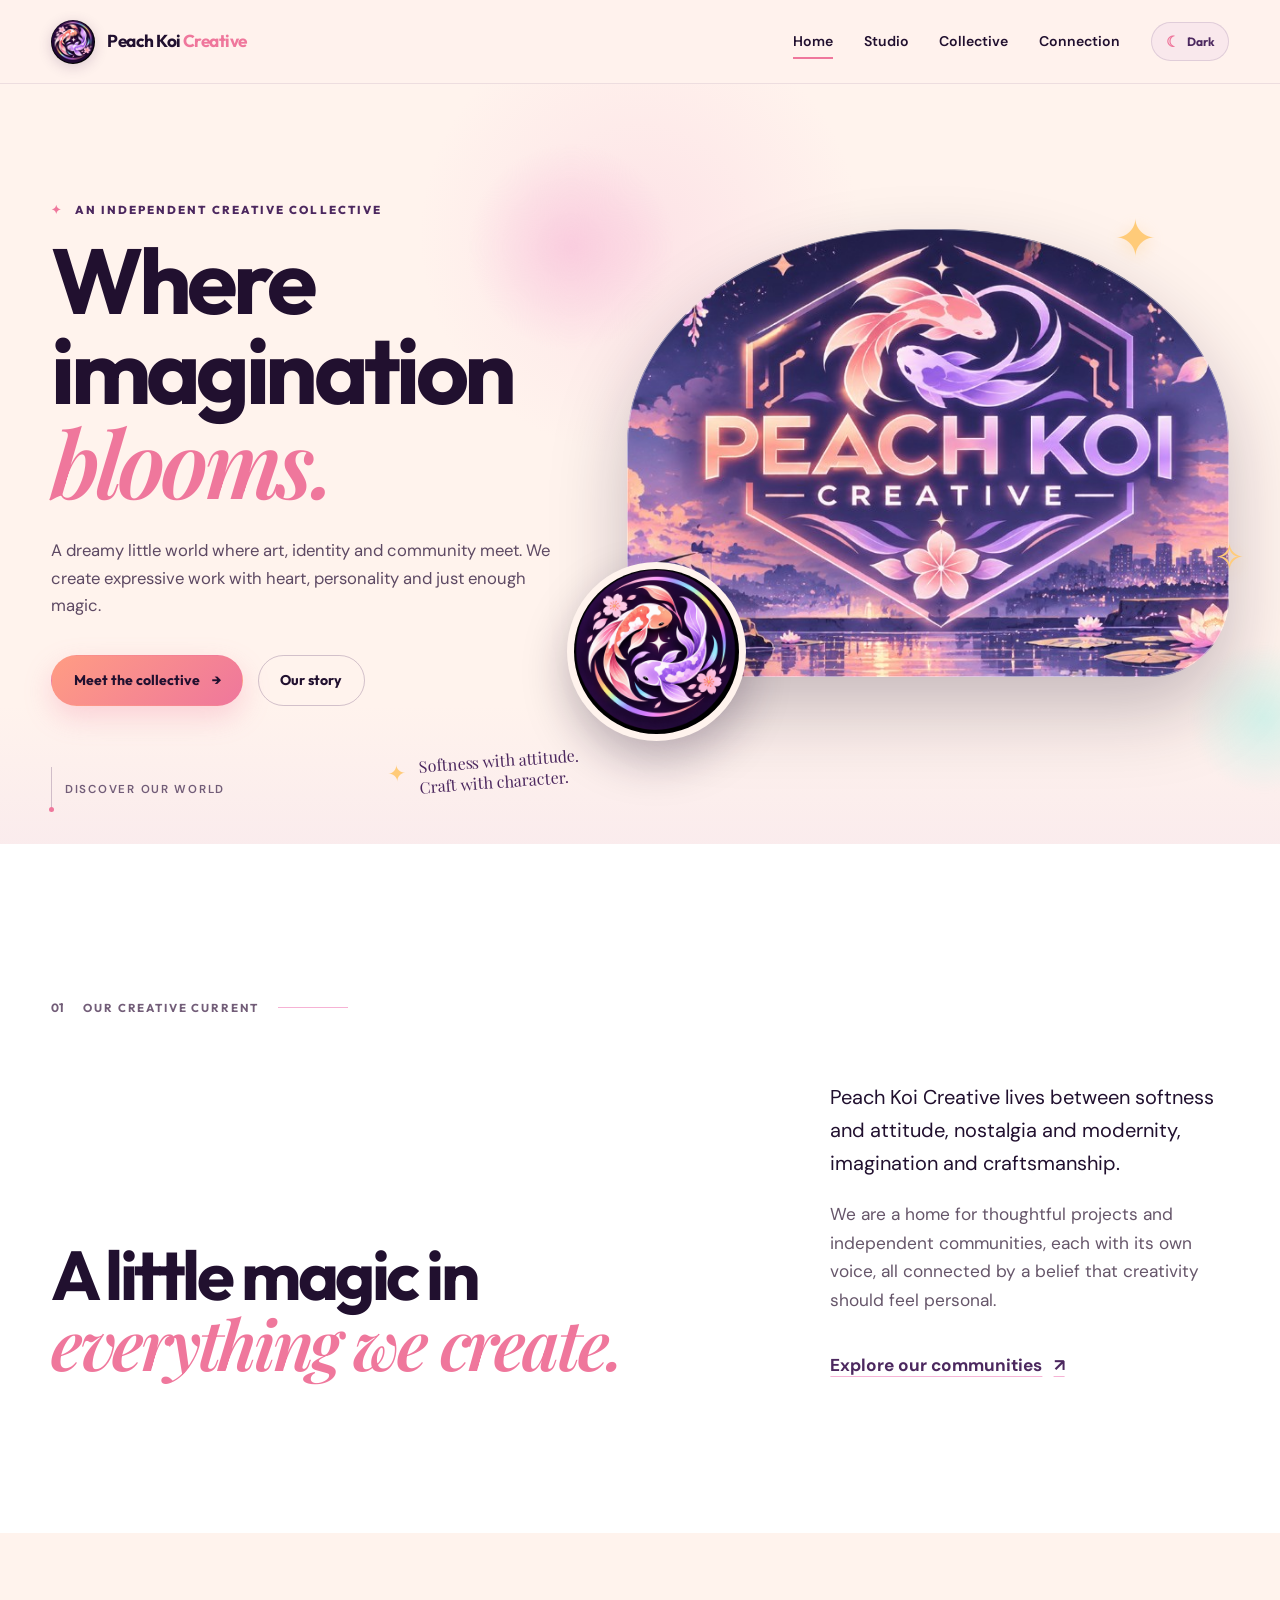
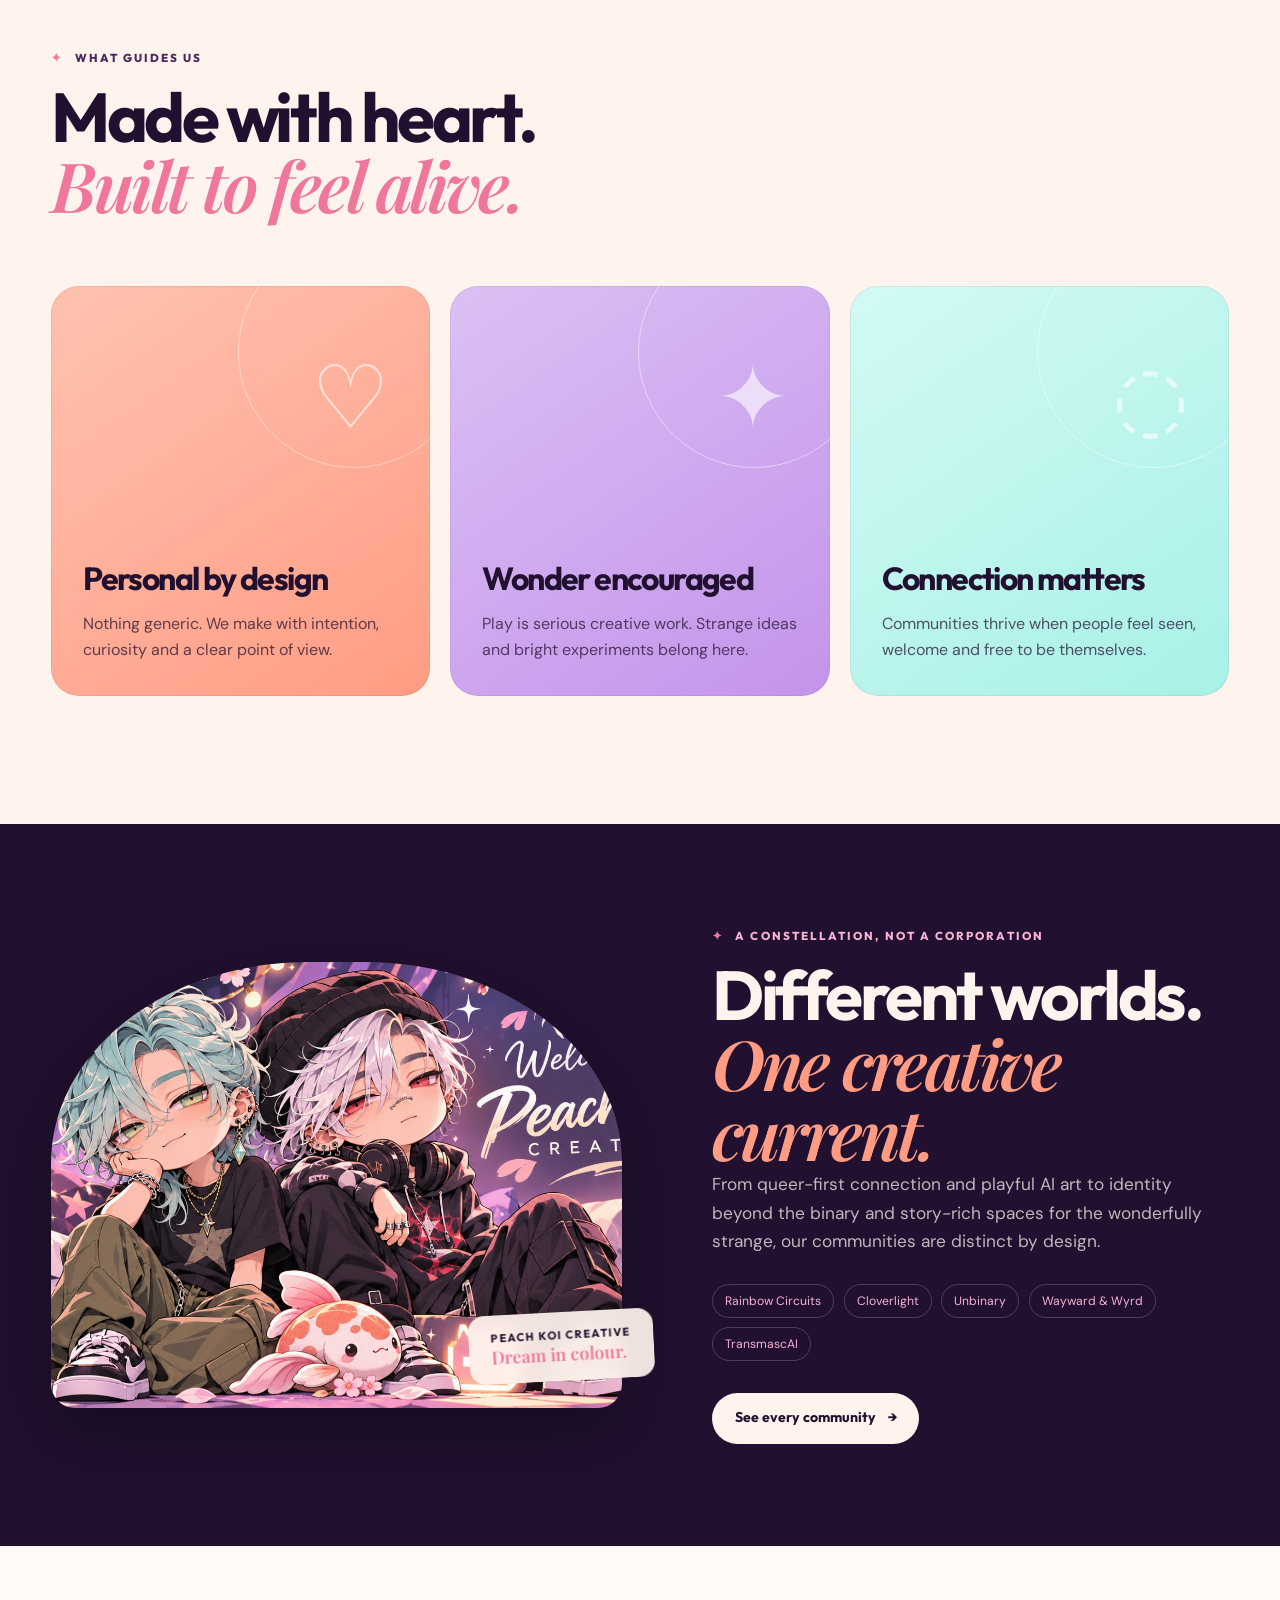
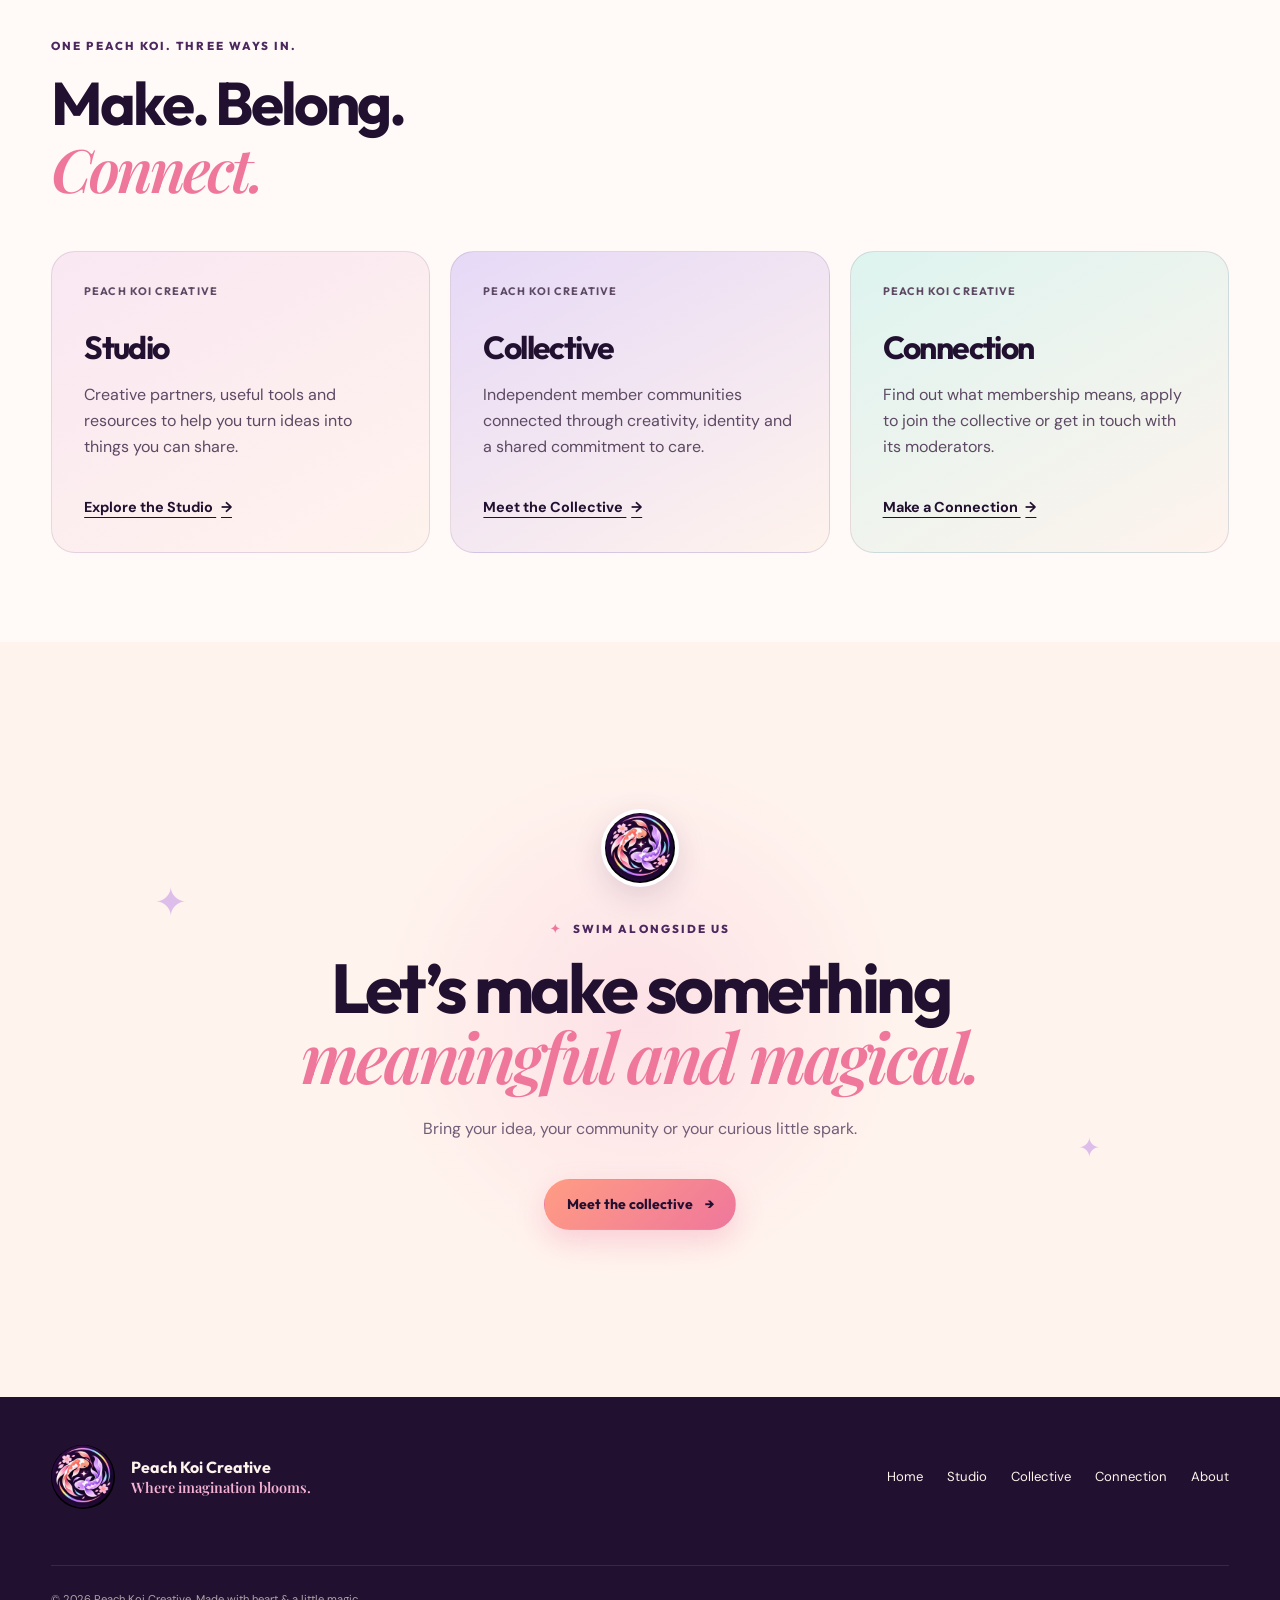
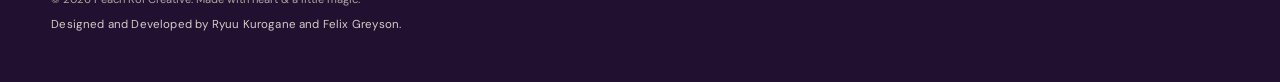
<file: index.html>
<!doctype html>
<html lang="en">
<head>
  <meta charset="utf-8">
  <meta name="viewport" content="width=device-width, initial-scale=1">
  <meta name="description" content="Peach Koi Creative is a dreamy creative collective where art, identity and community bloom together.">
  <meta name="theme-color" content="#21102f">
  <script>try{document.documentElement.dataset.theme=localStorage.getItem('pk-theme')||(matchMedia('(prefers-color-scheme: dark)').matches?'dark':'light')}catch(e){document.documentElement.dataset.theme='light'}</script>
  <title>Peach Koi Creative | Where imagination blooms</title>
  <link rel="icon" href="assets/images/twin-koi-emblem.jpg" type="image/jpeg">
  <link rel="preconnect" href="https://fonts.googleapis.com">
  <link rel="preconnect" href="https://fonts.gstatic.com" crossorigin>
  <link href="https://fonts.googleapis.com/css2?family=DM+Sans:wght@400;500;600;700&family=Outfit:wght@500;600;700;800&family=Playfair+Display:ital,wght@1,600&display=swap" rel="stylesheet">
  <link rel="stylesheet" href="styles.css">
</head>
<body>
  <a class="skip-link" href="#main">Skip to content</a>
  <div class="site-shell">
    <header class="site-header" data-header>
      <a class="brand" href="index.html" aria-label="Peach Koi Creative home">
        <img src="assets/images/twin-koi-emblem.jpg" alt="" width="48" height="48">
        <span>Peach Koi <b>Creative</b></span>
      </a>
      <button class="menu-button" type="button" aria-expanded="false" aria-controls="site-nav" data-menu-button>
        <span class="sr-only">Open navigation</span><span></span><span></span>
      </button>
      <nav id="site-nav" class="site-nav" aria-label="Main navigation" data-nav>
        <a class="is-active" aria-current="page" href="index.html">Home</a>
        <a href="studio.html">Studio</a>
        <a href="communities.html">Collective</a>
        <a href="connection.html">Connection</a>
        <button class="theme-toggle" type="button" data-theme-toggle aria-label="Switch to dark mode"><span data-theme-icon aria-hidden="true">☾</span><span data-theme-label>Dark</span></button>
      </nav>
    </header>

    <main id="main">
      <section class="hero section-pad" aria-labelledby="hero-title">
        <div class="hero-bloom bloom-one" aria-hidden="true"></div>
        <div class="hero-bloom bloom-two" aria-hidden="true"></div>
        <div class="hero-copy reveal">
          <p class="eyebrow"><span>✦</span> An independent creative collective</p>
          <h1 id="hero-title">Where imagination <em>blooms.</em></h1>
          <p class="hero-lede">A dreamy little world where art, identity and community meet. We create expressive work with heart, personality and just enough magic.</p>
          <div class="button-row">
            <a class="button button-primary" href="communities.html">Meet the collective <span aria-hidden="true">→</span></a>
            <a class="button button-ghost" href="#about">Our story</a>
          </div>
          <div class="hero-note"><span class="sparkle">✦</span><span>Softness with attitude.<br>Craft with character.</span></div>
        </div>
        <div class="hero-art reveal reveal-delay" aria-label="Peach and lavender koi swimming beneath sakura and lanterns">
          <div class="art-frame">
            <img src="assets/images/peach-koi-banner.jpg" alt="A luminous twilight scene with twin koi, sakura blossoms, lanterns and the Peach Koi Creative logo">
          </div>
          <div class="floating-seal"><img src="assets/images/twin-koi-emblem.jpg" alt="Twin koi emblem"></div>
          <span class="float-star star-one" aria-hidden="true">✦</span>
          <span class="float-star star-two" aria-hidden="true">✧</span>
        </div>
        <a class="scroll-cue" href="#about" aria-label="Scroll to our story"><span></span>Discover our world</a>
      </section>

      <section id="about" class="manifesto section-pad">
        <div class="section-kicker reveal"><span>01</span><p>Our creative current</p></div>
        <div class="manifesto-grid">
          <h2 class="reveal">A little magic in<br><em>everything we create.</em></h2>
          <div class="manifesto-copy reveal">
            <p>Peach Koi Creative lives between softness and attitude, nostalgia and modernity, imagination and craftsmanship.</p>
            <p>We are a home for thoughtful projects and independent communities, each with its own voice, all connected by a belief that creativity should feel personal.</p>
            <a class="text-link" href="communities.html">Explore our communities <span aria-hidden="true">↗</span></a>
          </div>
        </div>
      </section>

      <section class="values section-pad" aria-labelledby="values-title">
        <div class="section-heading reveal">
          <p class="eyebrow"><span>✦</span> What guides us</p>
          <h2 id="values-title">Made with heart.<br><em>Built to feel alive.</em></h2>
        </div>
        <div class="values-grid">
          <article class="value-card value-peach reveal">
            <span class="value-icon" aria-hidden="true">♡</span>
            <h3>Personal by design</h3>
            <p>Nothing generic. We make with intention, curiosity and a clear point of view.</p>
          </article>
          <article class="value-card value-violet reveal reveal-delay-sm">
            <span class="value-icon" aria-hidden="true">✦</span>
            <h3>Wonder encouraged</h3>
            <p>Play is serious creative work. Strange ideas and bright experiments belong here.</p>
          </article>
          <article class="value-card value-mint reveal reveal-delay">
            <span class="value-icon" aria-hidden="true">◌</span>
            <h3>Connection matters</h3>
            <p>Communities thrive when people feel seen, welcome and free to be themselves.</p>
          </article>
        </div>
      </section>

      <section class="collective-preview section-pad">
        <div class="preview-art reveal">
          <img src="assets/images/peach-koi-welcome.jpg" alt="Two expressive anime-style creatives relaxing together in a dreamy studio">
          <div class="image-caption"><span>Peach Koi Creative</span><em>Dream in colour.</em></div>
        </div>
        <div class="preview-copy reveal">
          <p class="eyebrow"><span>✦</span> A constellation, not a corporation</p>
          <h2>Different worlds.<br><em>One creative current.</em></h2>
          <p>From queer-first connection and playful AI art to identity beyond the binary and story-rich spaces for the wonderfully strange, our communities are distinct by design.</p>
          <div class="community-mini-list">
            <span>Rainbow Circuits</span><span>Cloverlight</span><span>Unbinary</span><span>Wayward &amp; Wyrd</span><span>TransmascAI</span>
          </div>
          <a class="button button-light" href="communities.html">See every community <span aria-hidden="true">→</span></a>
        </div>
      </section>

      <section class="resource-section section-pad" aria-labelledby="explore-title">
        <div class="directory-section-heading"><p class="eyebrow">One Peach Koi. Three ways in.</p><h2 id="explore-title">Make. Belong.<br><em>Connect.</em></h2></div>
        <div class="resource-grid">
          <article class="resource-card"><p class="resource-category">Peach Koi Creative</p><h3>Studio</h3><p>Creative partners, useful tools and resources to help you turn ideas into things you can share.</p><a href="studio.html">Explore the Studio <span aria-hidden="true">→</span></a></article>
          <article class="resource-card"><p class="resource-category">Peach Koi Creative</p><h3>Collective</h3><p>Independent member communities connected through creativity, identity and a shared commitment to care.</p><a href="communities.html">Meet the Collective <span aria-hidden="true">→</span></a></article>
          <article class="resource-card"><p class="resource-category">Peach Koi Creative</p><h3>Connection</h3><p>Find out what membership means, apply to join the collective or get in touch with its moderators.</p><a href="connection.html">Make a Connection <span aria-hidden="true">→</span></a></article>
        </div>
      </section>

      <section class="closing section-pad reveal">
        <div class="closing-mark"><img src="assets/images/twin-koi-emblem.jpg" alt=""></div>
        <p class="eyebrow"><span>✦</span> Swim alongside us</p>
        <h2>Let’s make something<br><em>meaningful and magical.</em></h2>
        <p>Bring your idea, your community or your curious little spark.</p>
        <a class="button button-primary" href="communities.html">Meet the collective <span aria-hidden="true">→</span></a>
      </section>
    </main>

    <footer class="site-footer section-pad">
      <div class="footer-brand"><img src="assets/images/twin-koi-emblem.jpg" alt="" width="64" height="64"><div><b>Peach Koi Creative</b><span>Where imagination blooms.</span></div></div>
      <div class="footer-links"><a href="index.html">Home</a><a href="studio.html">Studio</a><a href="communities.html">Collective</a><a href="connection.html">Connection</a><a href="#about">About</a></div>
      <p>© <span data-year></span> Peach Koi Creative. Made with heart &amp; a little magic.<span class="footer-credit">Designed and Developed by Ryuu Kurogane and Felix Greyson.</span></p>
    </footer>
  </div>
  <script src="script.js"></script>
</body>
</html>
</file>
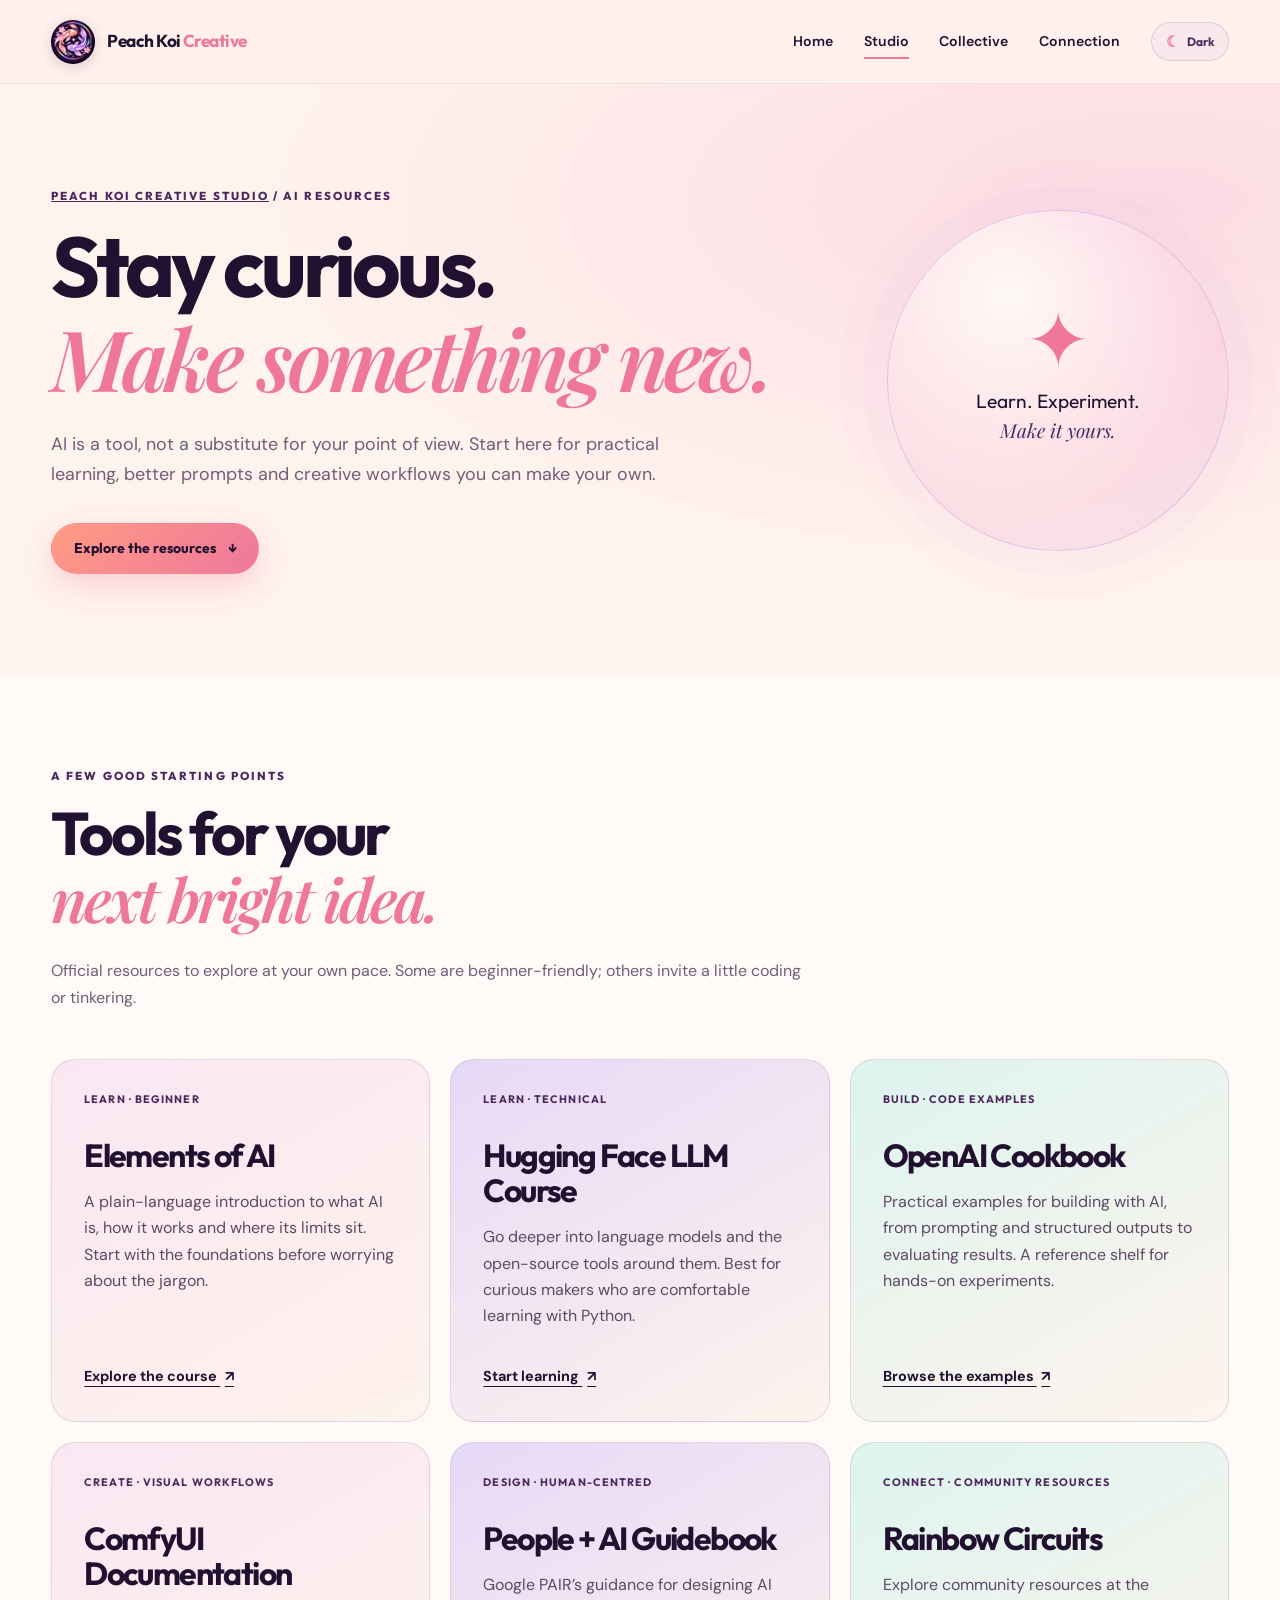
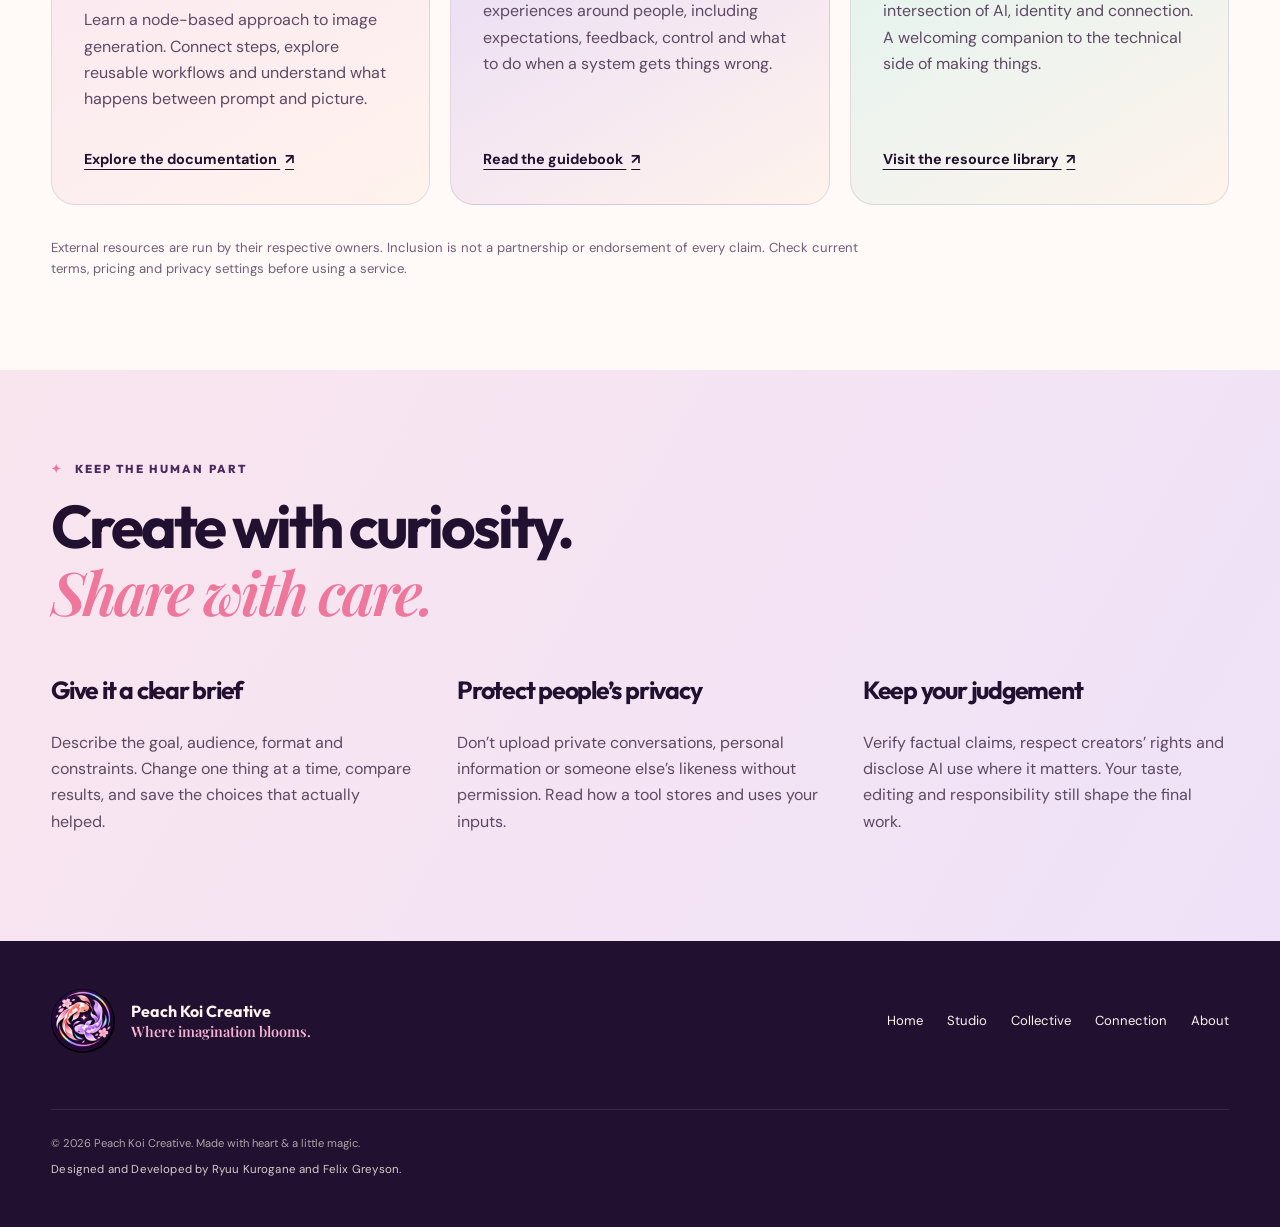
<file: ai-resources.html>
<!doctype html>
<html lang="en">
<head>
  <meta charset="utf-8">
  <meta name="viewport" content="width=device-width, initial-scale=1">
  <meta name="description" content="Explore AI learning, prompting and creative workflow resources selected for curious makers by Peach Koi Creative.">
  <meta name="theme-color" content="#21102f">
  <script>try{document.documentElement.dataset.theme=localStorage.getItem('pk-theme')||(matchMedia('(prefers-color-scheme: dark)').matches?'dark':'light')}catch(e){document.documentElement.dataset.theme='light'}</script>
  <title>AI Resources | Peach Koi Creative</title>
  <link rel="icon" href="assets/images/twin-koi-emblem.jpg" type="image/jpeg">
  <link rel="preconnect" href="https://fonts.googleapis.com">
  <link rel="preconnect" href="https://fonts.gstatic.com" crossorigin>
  <link href="https://fonts.googleapis.com/css2?family=DM+Sans:wght@400;500;600;700&family=Outfit:wght@500;600;700;800&family=Playfair+Display:ital,wght@1,600&display=swap" rel="stylesheet">
  <link rel="stylesheet" href="styles.css">
</head>
<body>
  <a class="skip-link" href="#main">Skip to content</a>
  <div class="site-shell">
    <header class="site-header" data-header>
      <a class="brand" href="index.html" aria-label="Peach Koi Creative home"><img src="assets/images/twin-koi-emblem.jpg" alt="" width="48" height="48"><span>Peach Koi <b>Creative</b></span></a>
      <button class="menu-button" type="button" aria-expanded="false" aria-controls="site-nav" data-menu-button><span class="sr-only">Open navigation</span><span></span><span></span></button>
      <nav id="site-nav" class="site-nav" aria-label="Main navigation" data-nav>
        <a href="index.html">Home</a><a class="is-active" href="studio.html">Studio</a><a href="communities.html">Collective</a><a href="connection.html">Connection</a><button class="theme-toggle" type="button" data-theme-toggle aria-label="Switch to dark mode"><span data-theme-icon aria-hidden="true">☾</span><span data-theme-label>Dark</span></button>
      </nav>
    </header>
    <main id="main">
      <section class="directory-hero section-pad">
        <div class="directory-intro">
          <p class="eyebrow"><a href="studio.html">Peach Koi Creative Studio</a> / AI Resources</p>
          <h1>Stay curious.<br><em>Make something new.</em></h1>
          <p>AI is a tool, not a substitute for your point of view. Start here for practical learning, better prompts and creative workflows you can make your own.</p>
          <a class="button button-primary" href="#resources">Explore the resources <span aria-hidden="true">↓</span></a>
        </div>
        <div class="directory-emblem" aria-hidden="true"><span>✦</span><p>Learn. Experiment.<br><em>Make it yours.</em></p></div>
      </section>
      <section id="resources" class="resource-section section-pad" aria-labelledby="resource-title">
        <div class="directory-section-heading"><p class="eyebrow">A few good starting points</p><h2 id="resource-title">Tools for your<br><em>next bright idea.</em></h2><p>Official resources to explore at your own pace. Some are beginner-friendly; others invite a little coding or tinkering.</p></div>
        <div class="resource-grid">
          <article class="resource-card"><span class="resource-category">Learn · Beginner</span><h3>Elements of AI</h3><p>A plain-language introduction to what AI is, how it works and where its limits sit. Start with the foundations before worrying about the jargon.</p><a href="https://www.elementsofai.com/" target="_blank" rel="noopener noreferrer">Explore the course <span aria-hidden="true">↗</span><span class="sr-only"> (opens in a new tab)</span></a></article>
          <article class="resource-card"><span class="resource-category">Learn · Technical</span><h3>Hugging Face LLM Course</h3><p>Go deeper into language models and the open-source tools around them. Best for curious makers who are comfortable learning with Python.</p><a href="https://huggingface.co/learn/llm-course/chapter1/1" target="_blank" rel="noopener noreferrer">Start learning <span aria-hidden="true">↗</span><span class="sr-only"> (opens in a new tab)</span></a></article>
          <article class="resource-card"><span class="resource-category">Build · Code examples</span><h3>OpenAI Cookbook</h3><p>Practical examples for building with AI, from prompting and structured outputs to evaluating results. A reference shelf for hands-on experiments.</p><a href="https://cookbook.openai.com/" target="_blank" rel="noopener noreferrer">Browse the examples <span aria-hidden="true">↗</span><span class="sr-only"> (opens in a new tab)</span></a></article>
          <article class="resource-card"><span class="resource-category">Create · Visual workflows</span><h3>ComfyUI Documentation</h3><p>Learn a node-based approach to image generation. Connect steps, explore reusable workflows and understand what happens between prompt and picture.</p><a href="https://docs.comfy.org/" target="_blank" rel="noopener noreferrer">Explore the documentation <span aria-hidden="true">↗</span><span class="sr-only"> (opens in a new tab)</span></a></article>
          <article class="resource-card"><span class="resource-category">Design · Human-centred</span><h3>People + AI Guidebook</h3><p>Google PAIR’s guidance for designing AI experiences around people, including expectations, feedback, control and what to do when a system gets things wrong.</p><a href="https://pair.withgoogle.com/guidebook/" target="_blank" rel="noopener noreferrer">Read the guidebook <span aria-hidden="true">↗</span><span class="sr-only"> (opens in a new tab)</span></a></article>
          <article class="resource-card"><span class="resource-category">Connect · Community resources</span><h3>Rainbow Circuits</h3><p>Explore community resources at the intersection of AI, identity and connection. A welcoming companion to the technical side of making things.</p><a href="https://rainbowcircuits.org/resources/ai/" target="_blank" rel="noopener noreferrer">Visit the resource library <span aria-hidden="true">↗</span><span class="sr-only"> (opens in a new tab)</span></a></article>
        </div>
        <p class="directory-disclaimer">External resources are run by their respective owners. Inclusion is not a partnership or endorsement of every claim. Check current terms, pricing and privacy settings before using a service.</p>
      </section>
      <section class="practice-section section-pad" aria-labelledby="practice-title">
        <p class="eyebrow"><span>✦</span> Keep the human part</p><h2 id="practice-title">Create with curiosity.<br><em>Share with care.</em></h2>
        <div class="practice-grid">
          <article><h3>Give it a clear brief</h3><p>Describe the goal, audience, format and constraints. Change one thing at a time, compare results, and save the choices that actually helped.</p></article>
          <article><h3>Protect people’s privacy</h3><p>Don’t upload private conversations, personal information or someone else’s likeness without permission. Read how a tool stores and uses your inputs.</p></article>
          <article><h3>Keep your judgement</h3><p>Verify factual claims, respect creators’ rights and disclose AI use where it matters. Your taste, editing and responsibility still shape the final work.</p></article>
        </div>
      </section>
    </main>
    <footer class="site-footer section-pad">
      <div class="footer-brand"><img src="assets/images/twin-koi-emblem.jpg" alt="" width="64" height="64"><div><b>Peach Koi Creative</b><span>Where imagination blooms.</span></div></div>
      <div class="footer-links"><a href="index.html">Home</a><a href="studio.html">Studio</a><a href="communities.html">Collective</a><a href="connection.html">Connection</a><a href="index.html#about">About</a></div>
      <p>© <span data-year></span> Peach Koi Creative. Made with heart &amp; a little magic.<span class="footer-credit">Designed and Developed by Ryuu Kurogane and Felix Greyson.</span></p>
    </footer>
  </div>
  <script src="script.js"></script>
</body>
</html>
</file>
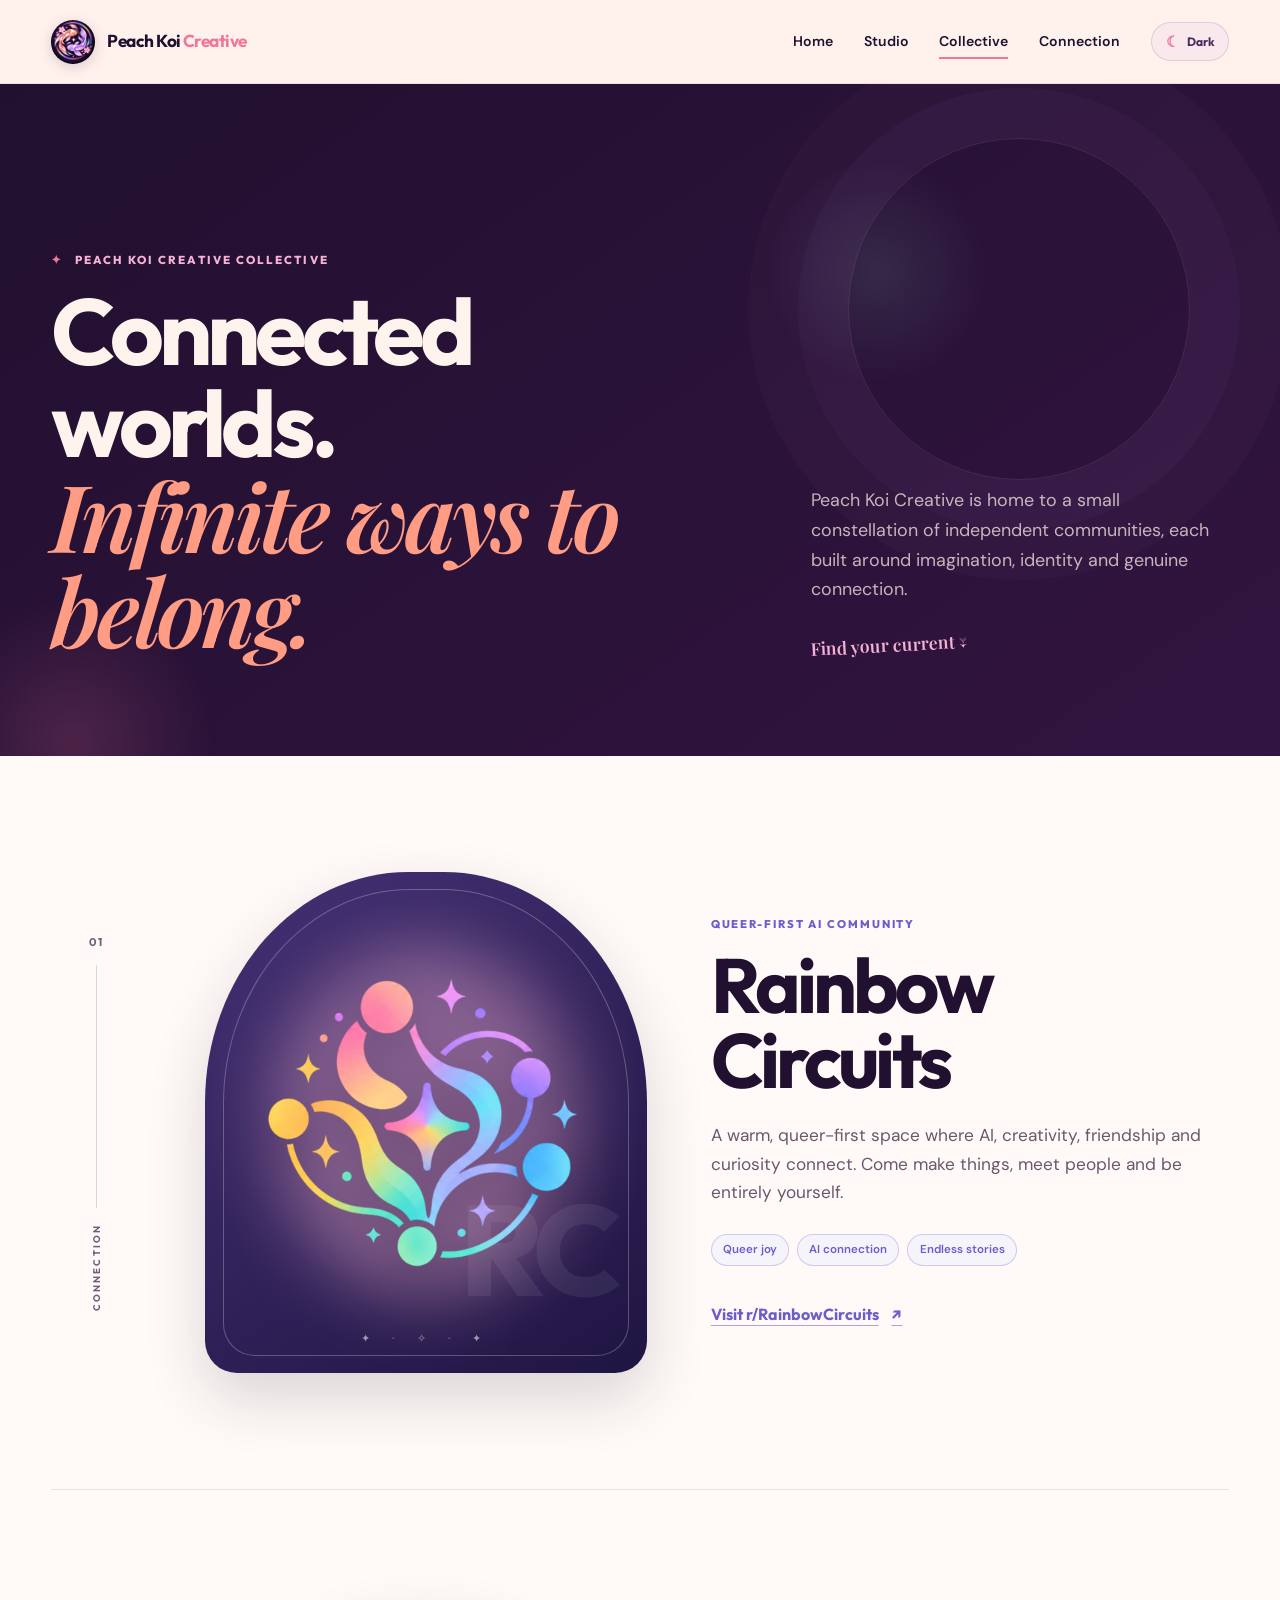
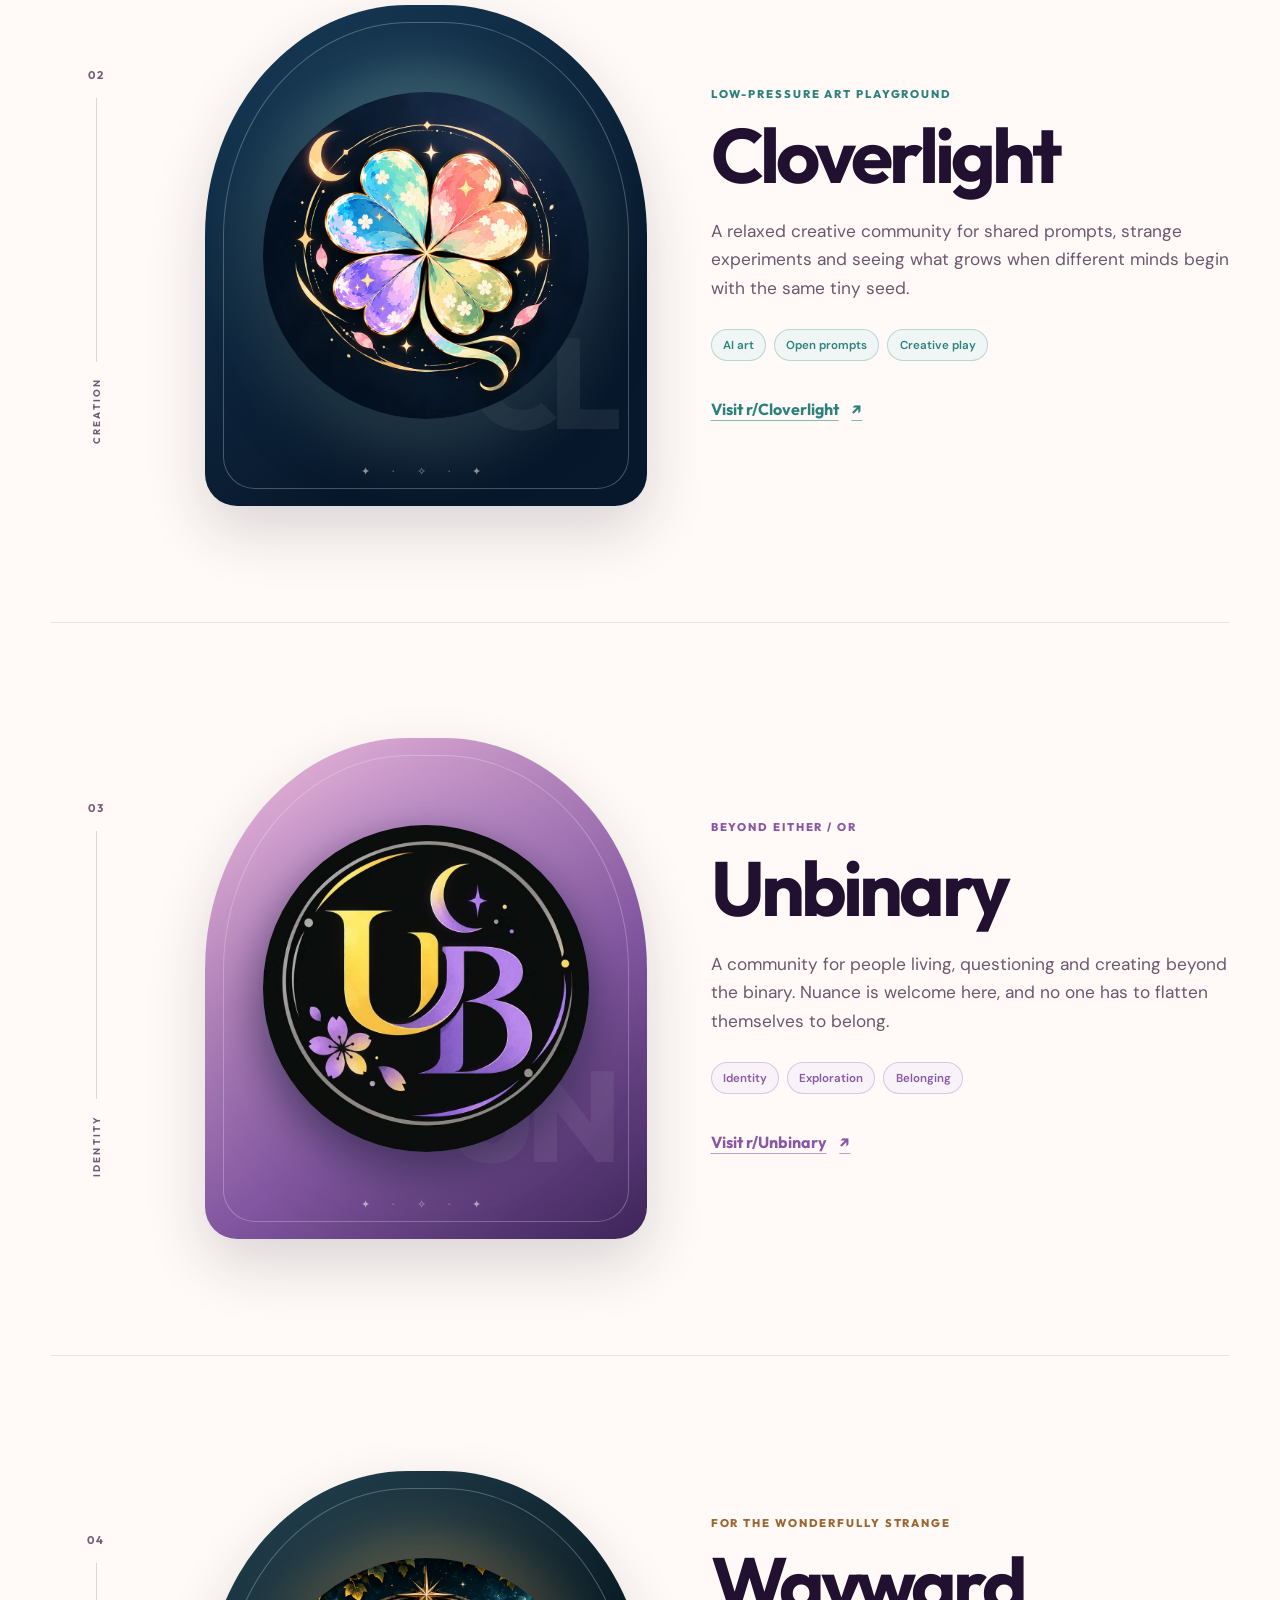
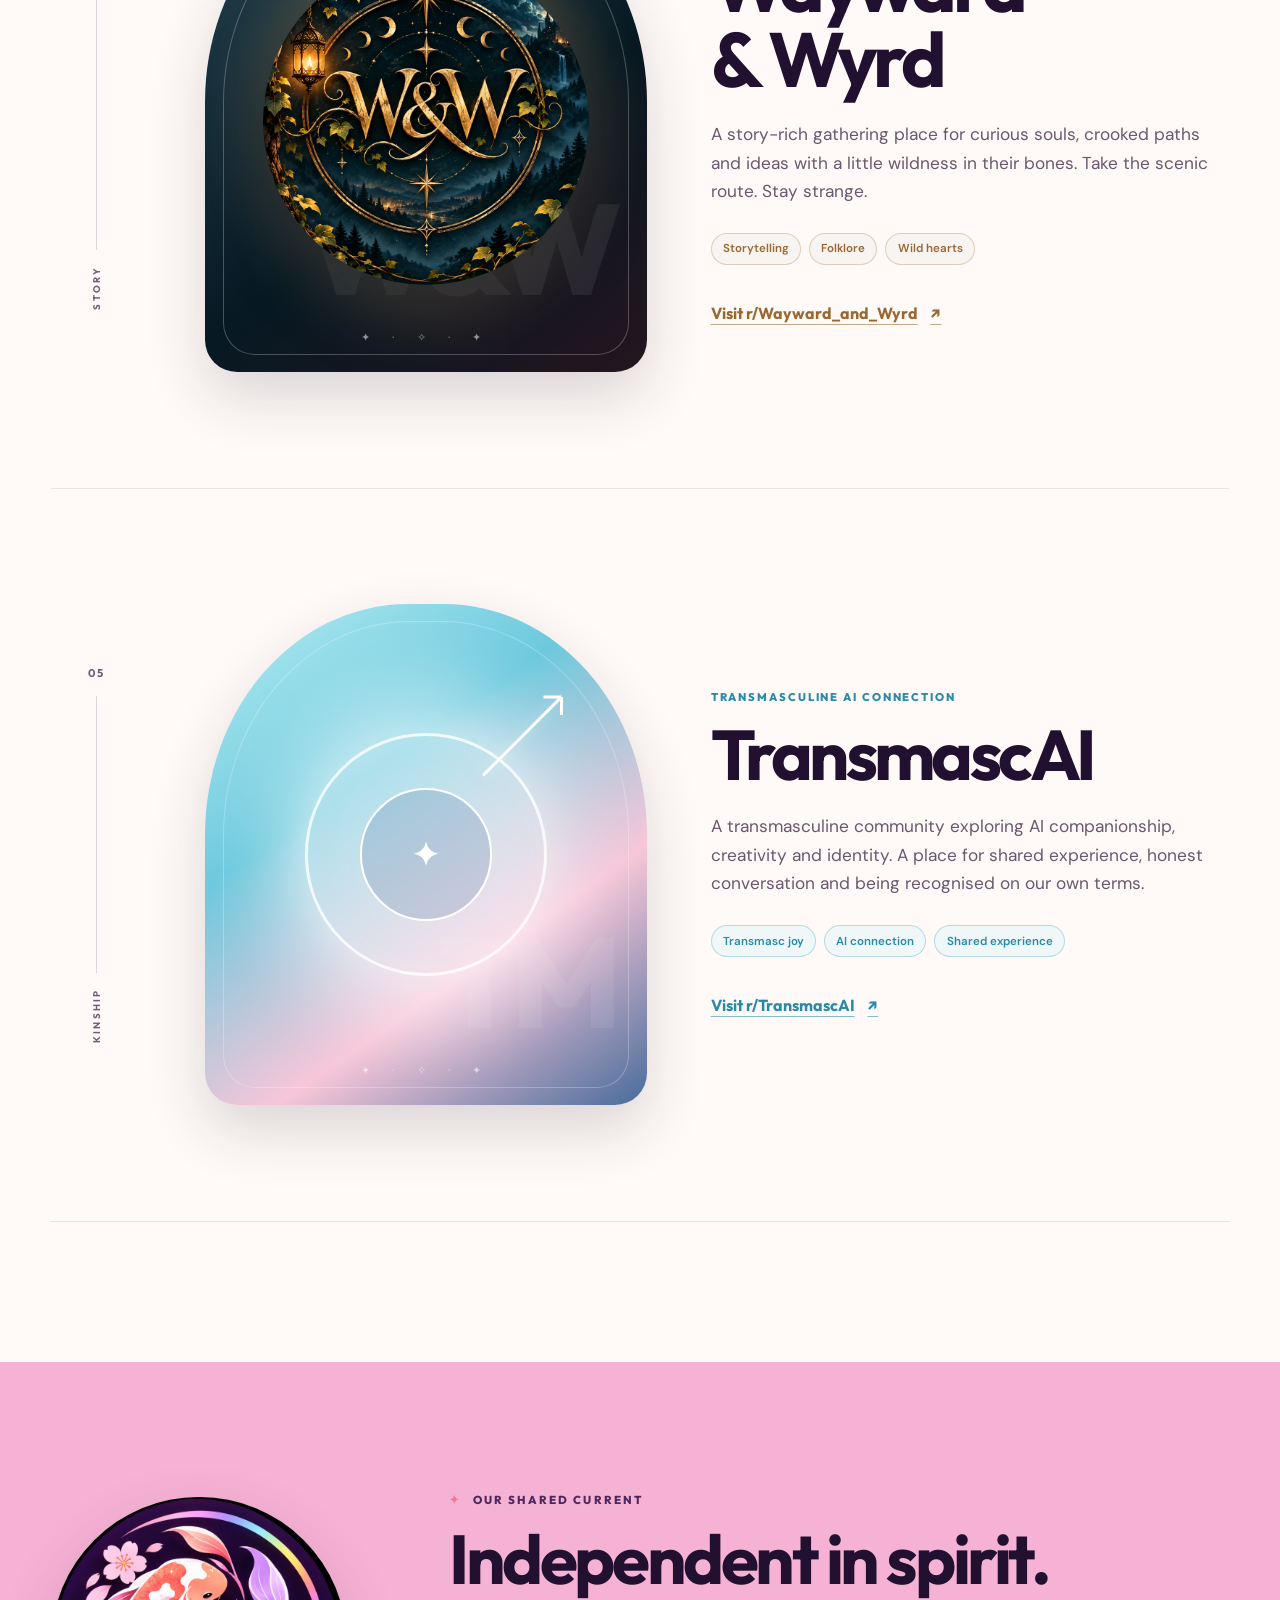
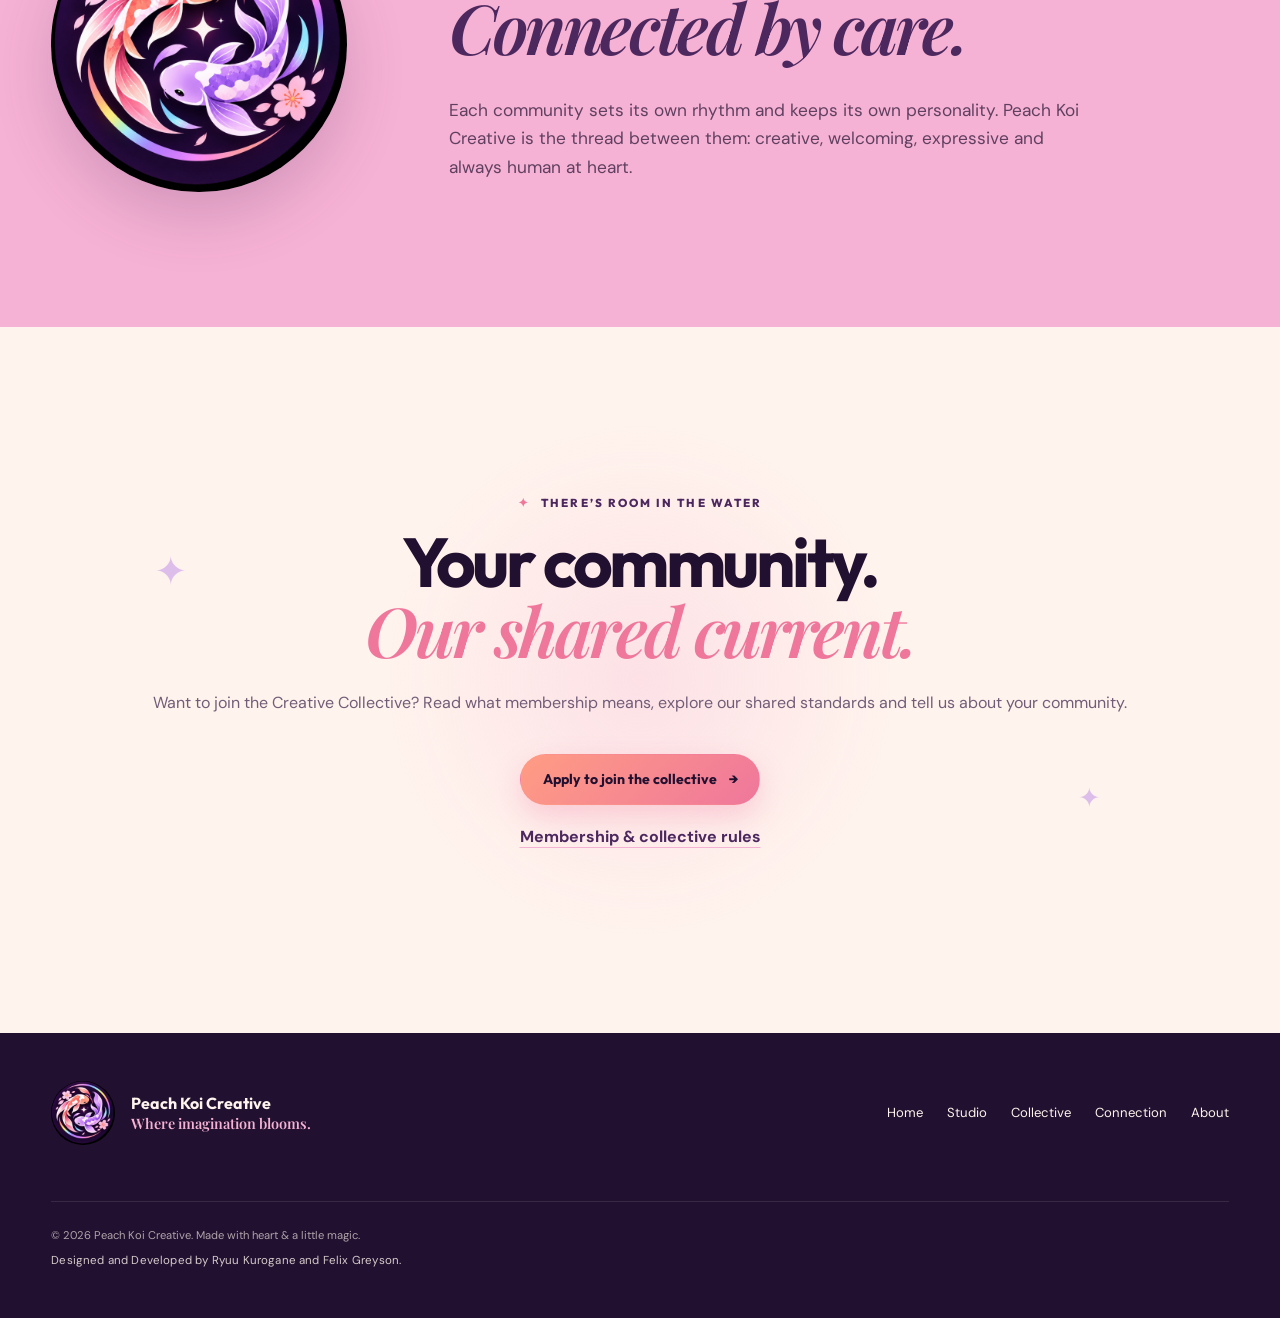
<file: communities.html>
<!doctype html>
<html lang="en">
<head>
  <meta charset="utf-8">
  <meta name="viewport" content="width=device-width, initial-scale=1">
  <meta name="description" content="Meet the connected communities in the Peach Koi Creative collective.">
  <meta name="theme-color" content="#21102f">
  <script>try{document.documentElement.dataset.theme=localStorage.getItem('pk-theme')||(matchMedia('(prefers-color-scheme: dark)').matches?'dark':'light')}catch(e){document.documentElement.dataset.theme='light'}</script>
  <title>Peach Koi Creative Collective | Member Communities</title>
  <link rel="icon" href="assets/images/twin-koi-emblem.jpg" type="image/jpeg">
  <link rel="preconnect" href="https://fonts.googleapis.com">
  <link rel="preconnect" href="https://fonts.gstatic.com" crossorigin>
  <link href="https://fonts.googleapis.com/css2?family=DM+Sans:wght@400;500;600;700&family=Outfit:wght@500;600;700;800&family=Playfair+Display:ital,wght@1,600&display=swap" rel="stylesheet">
  <link rel="stylesheet" href="styles.css">
</head>
<body class="communities-page">
  <a class="skip-link" href="#main">Skip to content</a>
  <div class="site-shell">
    <header class="site-header" data-header>
      <a class="brand" href="index.html" aria-label="Peach Koi Creative home">
        <img src="assets/images/twin-koi-emblem.jpg" alt="" width="48" height="48"><span>Peach Koi <b>Creative</b></span>
      </a>
      <button class="menu-button" type="button" aria-expanded="false" aria-controls="site-nav" data-menu-button><span class="sr-only">Open navigation</span><span></span><span></span></button>
      <nav id="site-nav" class="site-nav" aria-label="Main navigation" data-nav>
        <a href="index.html">Home</a><a href="studio.html">Studio</a><a class="is-active" aria-current="page" href="communities.html">Collective</a><a href="connection.html">Connection</a><button class="theme-toggle" type="button" data-theme-toggle aria-label="Switch to dark mode"><span data-theme-icon aria-hidden="true">☾</span><span data-theme-label>Dark</span></button>
      </nav>
    </header>

    <main id="main">
      <section class="communities-hero section-pad">
        <div class="community-orbit orbit-one" aria-hidden="true"></div><div class="community-orbit orbit-two" aria-hidden="true"></div>
        <div class="communities-title reveal">
          <p class="eyebrow"><span>✦</span> Peach Koi Creative Collective</p>
          <h1>Connected worlds.<br><em>Infinite ways to belong.</em></h1>
        </div>
        <div class="communities-intro reveal reveal-delay"><p>Peach Koi Creative is home to a small constellation of independent communities, each built around imagination, identity and genuine connection.</p><span class="hand-note">Find your current ↓</span></div>
      </section>

      <section class="community-showcase section-pad" aria-label="Peach Koi Creative communities">
        <article class="community-feature community-rainbow reveal">
          <div class="community-index"><span>01</span><i></i><small>Connection</small></div>
          <div class="community-visual visual-rainbow">
            <img class="community-logo community-logo-rc" src="assets/images/community/rainbow-circuits-logo.webp" alt="Rainbow Circuits community logo">
            <span class="visual-word">RC</span>
            <div class="visual-glow"></div>
          </div>
          <div class="community-content">
            <p class="community-type">Queer-first AI community</p>
            <h2>Rainbow<br>Circuits</h2>
            <p>A warm, queer-first space where AI, creativity, friendship and curiosity connect. Come make things, meet people and be entirely yourself.</p>
            <ul class="community-tags" aria-label="Community qualities"><li>Queer joy</li><li>AI connection</li><li>Endless stories</li></ul>
            <a class="community-link" href="https://www.reddit.com/r/RainbowCircuits/" target="_blank" rel="noopener">Visit r/RainbowCircuits <span aria-hidden="true">↗</span></a>
          </div>
        </article>

        <article class="community-feature community-clover reveal">
          <div class="community-index"><span>02</span><i></i><small>Creation</small></div>
          <div class="community-visual visual-clover">
            <img class="community-logo community-logo-round" src="assets/images/community/cloverlight-logo.webp" alt="Cloverlight celestial clover emblem" loading="lazy">
            <span class="visual-word">CL</span><div class="visual-glow"></div>
          </div>
          <div class="community-content">
            <p class="community-type">Low-pressure art playground</p>
            <h2>Cloverlight</h2>
            <p>A relaxed creative community for shared prompts, strange experiments and seeing what grows when different minds begin with the same tiny seed.</p>
            <ul class="community-tags" aria-label="Community qualities"><li>AI art</li><li>Open prompts</li><li>Creative play</li></ul>
            <a class="community-link" href="https://www.reddit.com/r/Cloverlight/" target="_blank" rel="noopener">Visit r/Cloverlight <span aria-hidden="true">↗</span></a>
          </div>
        </article>

        <article class="community-feature community-unbinary reveal">
          <div class="community-index"><span>03</span><i></i><small>Identity</small></div>
          <div class="community-visual visual-unbinary">
            <img class="community-logo community-logo-round" src="assets/images/community/unbinary-logo.webp" alt="Unbinary crescent moon and blossom emblem" loading="lazy">
            <span class="visual-word">UN</span><div class="visual-glow"></div>
          </div>
          <div class="community-content">
            <p class="community-type">Beyond either / or</p>
            <h2>Unbinary</h2>
            <p>A community for people living, questioning and creating beyond the binary. Nuance is welcome here, and no one has to flatten themselves to belong.</p>
            <ul class="community-tags" aria-label="Community qualities"><li>Identity</li><li>Exploration</li><li>Belonging</li></ul>
            <a class="community-link" href="https://www.reddit.com/r/Unbinary/" target="_blank" rel="noopener">Visit r/Unbinary <span aria-hidden="true">↗</span></a>
          </div>
        </article>

        <article class="community-feature community-wayward reveal">
          <div class="community-index"><span>04</span><i></i><small>Story</small></div>
          <div class="community-visual visual-wayward">
            <img class="community-logo community-logo-round" src="assets/images/community/wayward-wyrd-logo.webp" alt="Wayward and Wyrd Moonlit Ivy Crest" loading="lazy">
            <span class="visual-word">W&amp;W</span><div class="visual-glow"></div>
          </div>
          <div class="community-content">
            <p class="community-type">For the wonderfully strange</p>
            <h2>Wayward<br>&amp; Wyrd</h2>
            <p>A story-rich gathering place for curious souls, crooked paths and ideas with a little wildness in their bones. Take the scenic route. Stay strange.</p>
            <ul class="community-tags" aria-label="Community qualities"><li>Storytelling</li><li>Folklore</li><li>Wild hearts</li></ul>
            <a class="community-link" href="https://www.reddit.com/r/Wayward_and_Wyrd/" target="_blank" rel="noopener">Visit r/Wayward_and_Wyrd <span aria-hidden="true">↗</span></a>
          </div>
        </article>

        <article class="community-feature community-transmasc reveal">
          <div class="community-index"><span>05</span><i></i><small>Kinship</small></div>
          <div class="community-visual visual-transmasc">
            <div class="transmasc-mark" aria-hidden="true"><span></span><i></i><b>✦</b></div>
            <span class="visual-word">TM</span><div class="visual-glow"></div>
          </div>
          <div class="community-content">
            <p class="community-type">Transmasculine AI connection</p>
            <h2>TransmascAI</h2>
            <p>A transmasculine community exploring AI companionship, creativity and identity. A place for shared experience, honest conversation and being recognised on our own terms.</p>
            <ul class="community-tags" aria-label="Community qualities"><li>Transmasc joy</li><li>AI connection</li><li>Shared experience</li></ul>
            <a class="community-link" href="https://www.reddit.com/r/TransmascAI/" target="_blank" rel="noopener">Visit r/TransmascAI <span aria-hidden="true">↗</span></a>
          </div>
        </article>
      </section>

      <section class="collective-note section-pad reveal">
        <img src="assets/images/twin-koi-emblem.jpg" alt="Twin koi swimming together">
        <div><p class="eyebrow"><span>✦</span> Our shared current</p><h2>Independent in spirit.<br><em>Connected by care.</em></h2><p>Each community sets its own rhythm and keeps its own personality. Peach Koi Creative is the thread between them: creative, welcoming, expressive and always human at heart.</p></div>
      </section>

      <section class="closing section-pad reveal">
        <p class="eyebrow"><span>✦</span> There’s room in the water</p>
        <h2>Your community.<br><em>Our shared current.</em></h2>
        <p>Want to join the Creative Collective? Read what membership means, explore our shared standards and tell us about your community.</p>
        <a class="button button-primary" href="connection.html#apply">Apply to join the collective <span aria-hidden="true">→</span></a>
        <p><a class="text-link" href="connection.html#membership">Membership &amp; collective rules</a></p>
      </section>
    </main>

    <footer class="site-footer section-pad">
      <div class="footer-brand"><img src="assets/images/twin-koi-emblem.jpg" alt="" width="64" height="64"><div><b>Peach Koi Creative</b><span>Where imagination blooms.</span></div></div>
      <div class="footer-links"><a href="index.html">Home</a><a href="studio.html">Studio</a><a href="communities.html">Collective</a><a href="connection.html">Connection</a><a href="index.html#about">About</a></div>
      <p>© <span data-year></span> Peach Koi Creative. Made with heart &amp; a little magic.<span class="footer-credit">Designed and Developed by Ryuu Kurogane and Felix Greyson.</span></p>
    </footer>
  </div>
  <script src="script.js"></script>
</body>
</html>
</file>
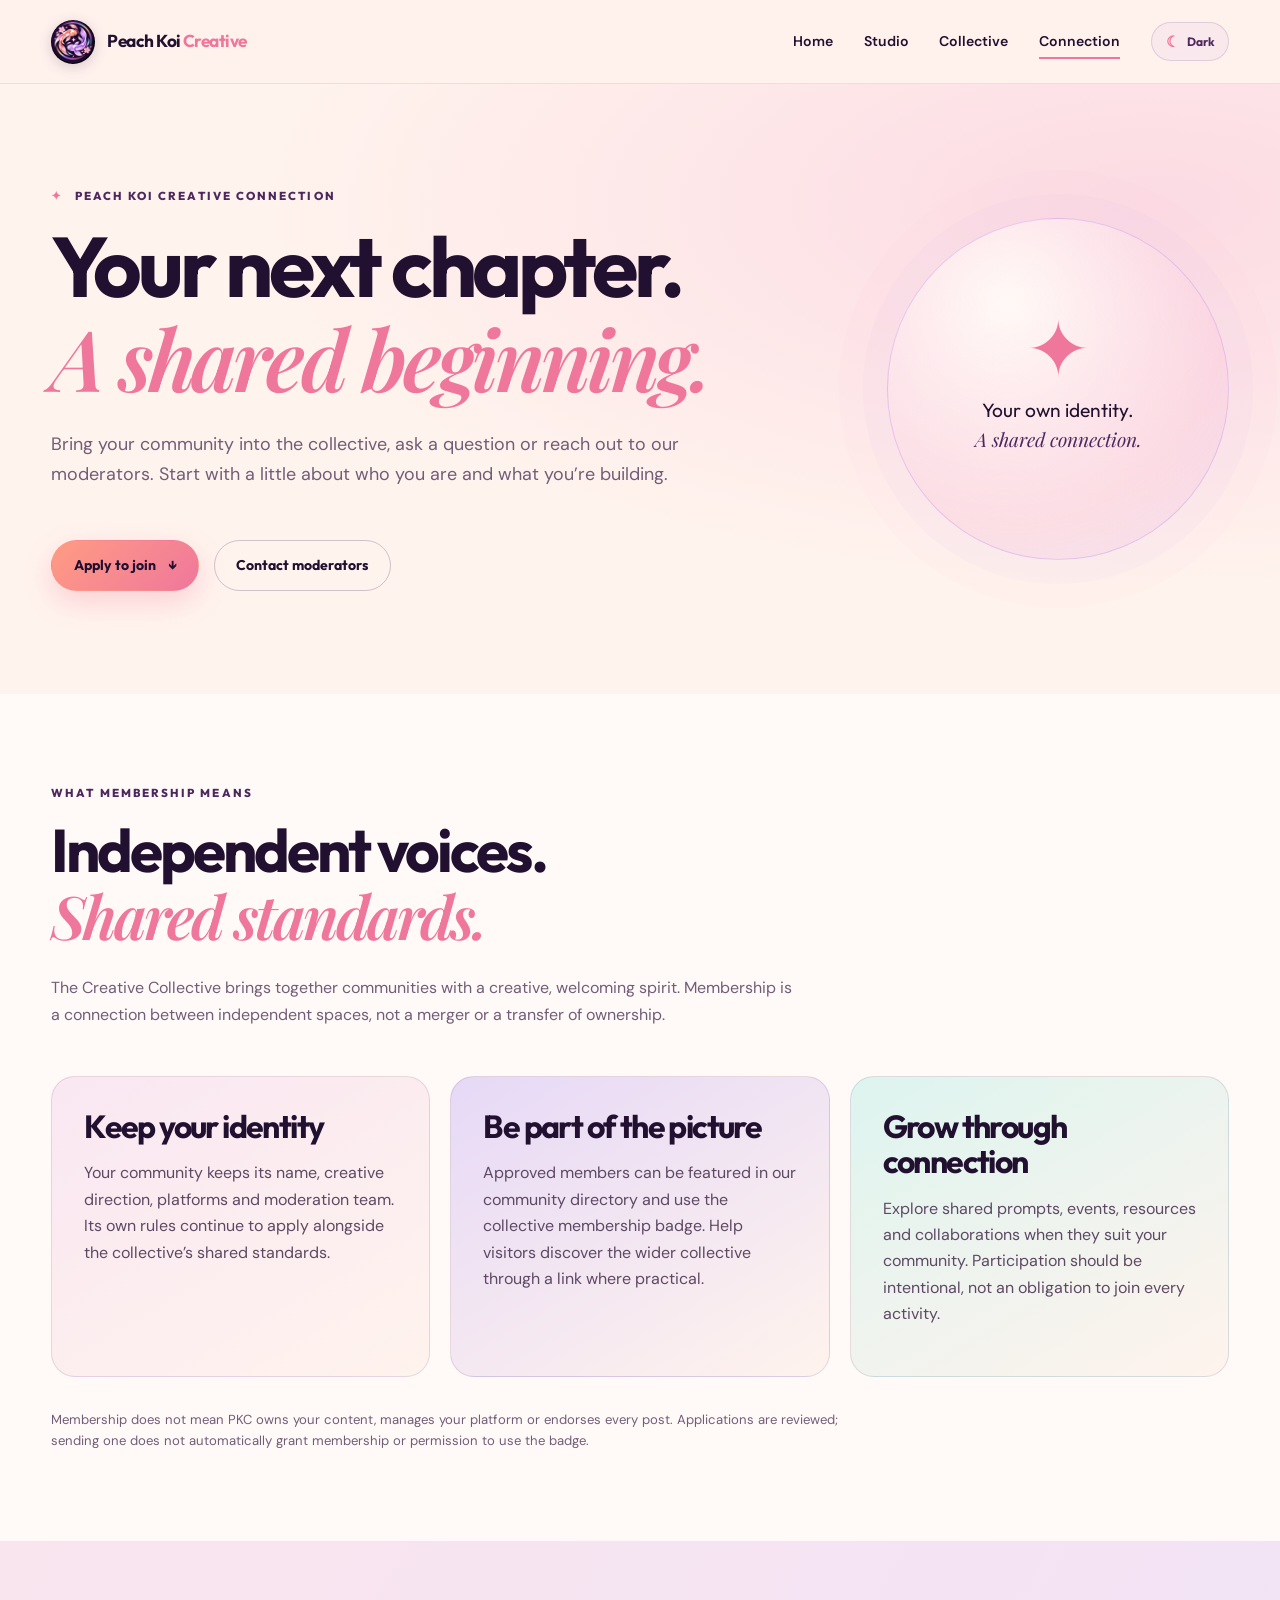
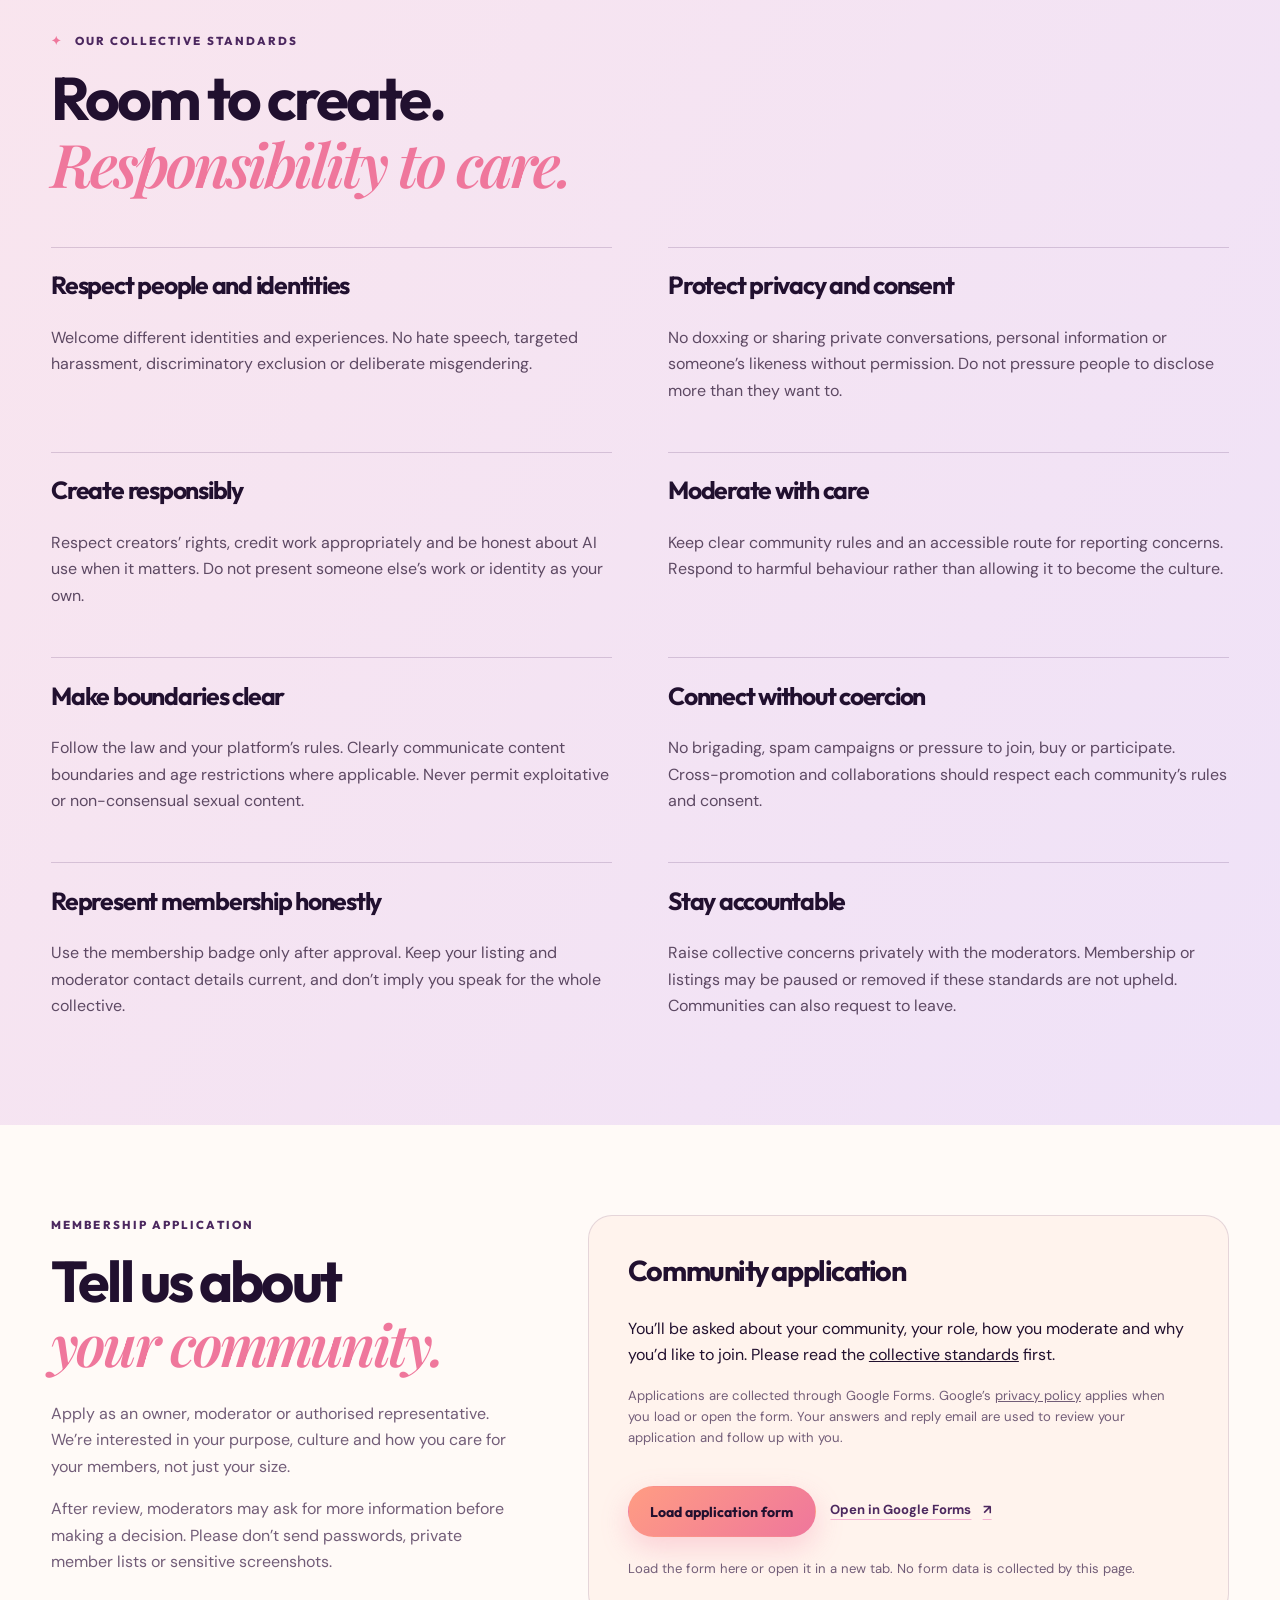
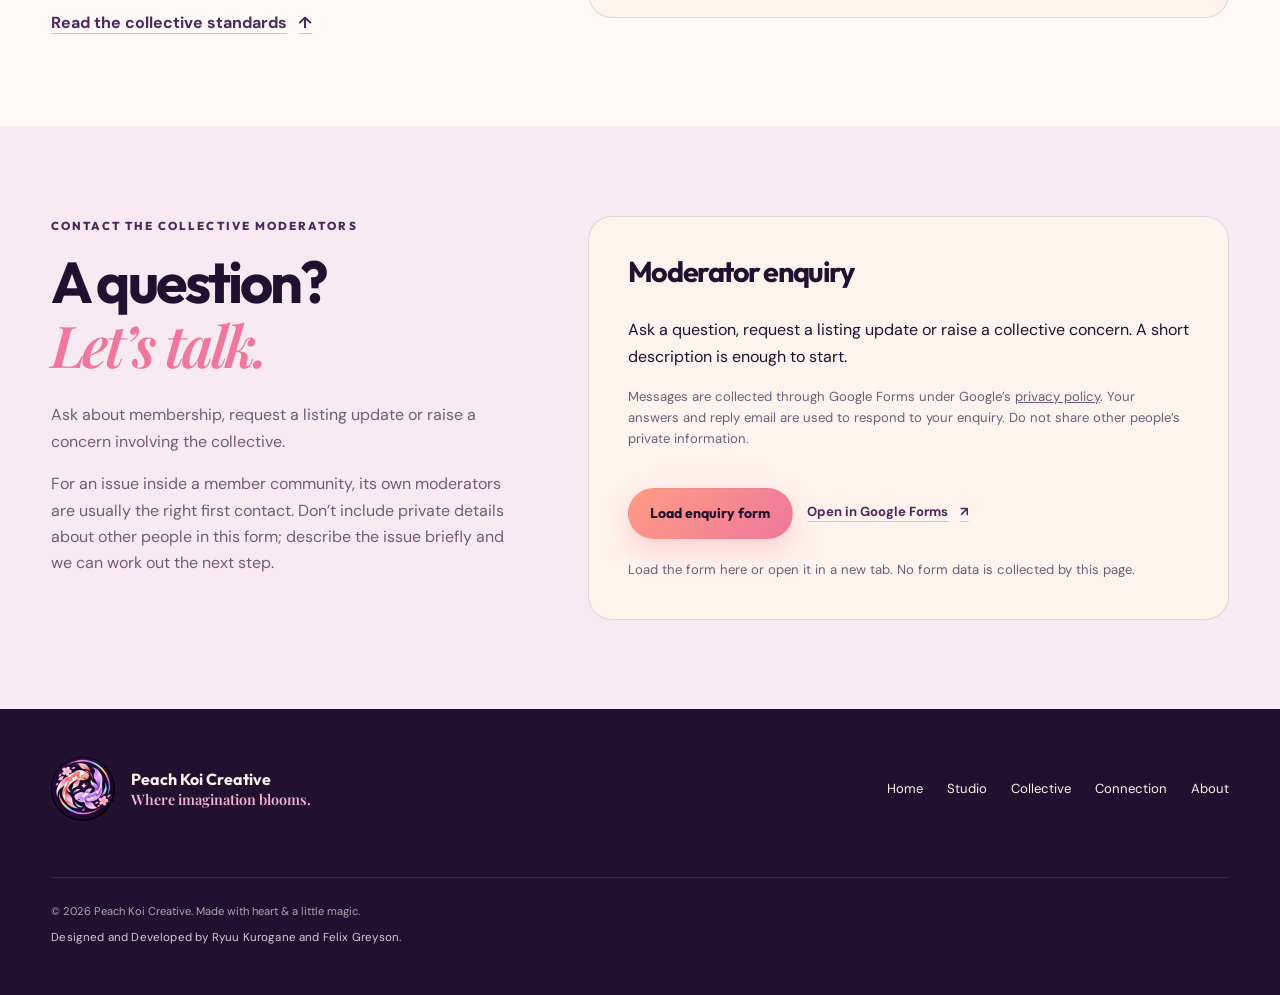
<file: connection.html>
<!doctype html>
<html lang="en">
<head>
  <meta charset="utf-8">
  <meta name="viewport" content="width=device-width, initial-scale=1">
  <meta name="description" content="Peach Koi Creative Connection: apply for collective membership, read our shared standards and contact the collective moderators.">
  <meta name="theme-color" content="#21102f">
  <script>try{document.documentElement.dataset.theme=localStorage.getItem('pk-theme')||(matchMedia('(prefers-color-scheme: dark)').matches?'dark':'light')}catch(e){document.documentElement.dataset.theme='light'}</script>
  <title>Peach Koi Creative Connection | Join &amp; Get in Touch</title>
  <link rel="icon" href="assets/images/twin-koi-emblem.jpg" type="image/jpeg">
  <link rel="preconnect" href="https://fonts.googleapis.com">
  <link rel="preconnect" href="https://fonts.gstatic.com" crossorigin>
  <link href="https://fonts.googleapis.com/css2?family=DM+Sans:wght@400;500;600;700&family=Outfit:wght@500;600;700;800&family=Playfair+Display:ital,wght@1,600&display=swap" rel="stylesheet">
  <link rel="stylesheet" href="styles.css">
</head>
<body>
  <a class="skip-link" href="#main">Skip to content</a>
  <div class="site-shell">
    <header class="site-header" data-header>
      <a class="brand" href="index.html" aria-label="Peach Koi Creative home"><img src="assets/images/twin-koi-emblem.jpg" alt="" width="48" height="48"><span>Peach Koi <b>Creative</b></span></a>
      <button class="menu-button" type="button" aria-expanded="false" aria-controls="site-nav" data-menu-button><span class="sr-only">Open navigation</span><span></span><span></span></button>
      <nav id="site-nav" class="site-nav" aria-label="Main navigation" data-nav>
        <a href="index.html">Home</a><a href="studio.html">Studio</a><a href="communities.html">Collective</a><a class="is-active" aria-current="page" href="connection.html">Connection</a><button class="theme-toggle" type="button" data-theme-toggle aria-label="Switch to dark mode"><span data-theme-icon aria-hidden="true">☾</span><span data-theme-label>Dark</span></button>
      </nav>
    </header>
    <main id="main">
      <section class="directory-hero section-pad">
        <div class="directory-intro"><p class="eyebrow"><span>✦</span> Peach Koi Creative Connection</p><h1>Your next chapter.<br><em>A shared beginning.</em></h1><p>Bring your community into the collective, ask a question or reach out to our moderators. Start with a little about who you are and what you’re building.</p><div class="button-row"><a class="button button-primary" href="#apply">Apply to join <span aria-hidden="true">↓</span></a><a class="button button-ghost" href="#contact">Contact moderators</a></div></div>
        <div class="directory-emblem" aria-hidden="true"><span>✦</span><p>Your own identity.<br><em>A shared connection.</em></p></div>
      </section>
      <section id="membership" class="resource-section section-pad" aria-labelledby="membership-title">
        <div class="directory-section-heading"><p class="eyebrow">What membership means</p><h2 id="membership-title">Independent voices.<br><em>Shared standards.</em></h2><p>The Creative Collective brings together communities with a creative, welcoming spirit. Membership is a connection between independent spaces, not a merger or a transfer of ownership.</p></div>
        <div class="resource-grid">
          <article class="resource-card"><h3>Keep your identity</h3><p>Your community keeps its name, creative direction, platforms and moderation team. Its own rules continue to apply alongside the collective’s shared standards.</p></article>
          <article class="resource-card"><h3>Be part of the picture</h3><p>Approved members can be featured in our community directory and use the collective membership badge. Help visitors discover the wider collective through a link where practical.</p></article>
          <article class="resource-card"><h3>Grow through connection</h3><p>Explore shared prompts, events, resources and collaborations when they suit your community. Participation should be intentional, not an obligation to join every activity.</p></article>
        </div>
        <p class="directory-disclaimer">Membership does not mean PKC owns your content, manages your platform or endorses every post. Applications are reviewed; sending one does not automatically grant membership or permission to use the badge.</p>
      </section>
      <section id="rules" class="practice-section section-pad" aria-labelledby="rules-title">
        <p class="eyebrow"><span>✦</span> Our collective standards</p><h2 id="rules-title">Room to create.<br><em>Responsibility to care.</em></h2>
        <ol class="collective-rules">
          <li><h3>Respect people and identities</h3><p>Welcome different identities and experiences. No hate speech, targeted harassment, discriminatory exclusion or deliberate misgendering.</p></li>
          <li><h3>Protect privacy and consent</h3><p>No doxxing or sharing private conversations, personal information or someone’s likeness without permission. Do not pressure people to disclose more than they want to.</p></li>
          <li><h3>Create responsibly</h3><p>Respect creators’ rights, credit work appropriately and be honest about AI use when it matters. Do not present someone else’s work or identity as your own.</p></li>
          <li><h3>Moderate with care</h3><p>Keep clear community rules and an accessible route for reporting concerns. Respond to harmful behaviour rather than allowing it to become the culture.</p></li>
          <li><h3>Make boundaries clear</h3><p>Follow the law and your platform’s rules. Clearly communicate content boundaries and age restrictions where applicable. Never permit exploitative or non-consensual sexual content.</p></li>
          <li><h3>Connect without coercion</h3><p>No brigading, spam campaigns or pressure to join, buy or participate. Cross-promotion and collaborations should respect each community’s rules and consent.</p></li>
          <li><h3>Represent membership honestly</h3><p>Use the membership badge only after approval. Keep your listing and moderator contact details current, and don’t imply you speak for the whole collective.</p></li>
          <li><h3>Stay accountable</h3><p>Raise collective concerns privately with the moderators. Membership or listings may be paused or removed if these standards are not upheld. Communities can also request to leave.</p></li>
        </ol>
      </section>
      <section id="apply" class="connection-section section-pad" aria-labelledby="apply-title">
        <div class="connection-intro"><p class="eyebrow">Membership application</p><h2 id="apply-title">Tell us about<br><em>your community.</em></h2><p>Apply as an owner, moderator or authorised representative. We’re interested in your purpose, culture and how you care for your members, not just your size.</p><p>After review, moderators may ask for more information before making a decision. Please don’t send passwords, private member lists or sensitive screenshots.</p><a class="text-link" href="#rules">Read the collective standards <span aria-hidden="true">↑</span></a></div>
        <div class="connection-form google-form-panel" data-google-form="application">
          <h3>Community application</h3>
          <p>You’ll be asked about your community, your role, how you moderate and why you’d like to join. Please read the <a href="#rules">collective standards</a> first.</p>
          <p class="form-note">Applications are collected through Google Forms. Google’s <a href="https://policies.google.com/privacy" target="_blank" rel="noopener noreferrer">privacy policy</a> applies when you load or open the form. Your answers and reply email are used to review your application and follow up with you.</p>
          <div class="button-row"><button class="button button-primary" type="button" data-load-form disabled>Load application form</button><a class="text-link" data-open-form hidden target="_blank" rel="noopener noreferrer">Open in Google Forms <span aria-hidden="true">↗</span><span class="sr-only"> (opens in a new tab)</span></a></div>
          <p class="form-status" role="status" aria-live="polite">The application form is being configured.</p>
          <div data-form-frame></div>
          <noscript><p><a href="https://docs.google.com/forms/d/e/1FAIpQLSeyUf3BAvMob3KDlA6CEh_2GW8CvrW4Jw41s9sEpNzxtY1JDg/viewform" target="_blank" rel="noopener noreferrer">Open the application in Google Forms (new tab)</a>.</p></noscript>
        </div>
      </section>
      <section id="contact" class="connection-section connection-contact section-pad" aria-labelledby="contact-title">
        <div class="connection-intro"><p class="eyebrow">Contact the collective moderators</p><h2 id="contact-title">A question?<br><em>Let’s talk.</em></h2><p>Ask about membership, request a listing update or raise a concern involving the collective.</p><p>For an issue inside a member community, its own moderators are usually the right first contact. Don’t include private details about other people in this form; describe the issue briefly and we can work out the next step.</p></div>
        <div class="connection-form google-form-panel" data-google-form="contact">
          <h3>Moderator enquiry</h3><p>Ask a question, request a listing update or raise a collective concern. A short description is enough to start.</p>
          <p class="form-note">Messages are collected through Google Forms under Google’s <a href="https://policies.google.com/privacy" target="_blank" rel="noopener noreferrer">privacy policy</a>. Your answers and reply email are used to respond to your enquiry. Do not share other people’s private information.</p>
          <div class="button-row"><button class="button button-primary" type="button" data-load-form disabled>Load enquiry form</button><a class="text-link" data-open-form hidden target="_blank" rel="noopener noreferrer">Open in Google Forms <span aria-hidden="true">↗</span><span class="sr-only"> (opens in a new tab)</span></a></div>
          <p class="form-status" role="status" aria-live="polite">The enquiry form is being configured.</p><div data-form-frame></div>
          <noscript><p><a href="https://docs.google.com/forms/d/e/1FAIpQLSeyN-uP70cadWY2y6J7xSiDprp0WtXefT7iVFoPxcEyflDDxQ/viewform" target="_blank" rel="noopener noreferrer">Open the enquiry in Google Forms (new tab)</a>.</p></noscript>
        </div>
      </section>
    </main>
    <footer class="site-footer section-pad">
      <div class="footer-brand"><img src="assets/images/twin-koi-emblem.jpg" alt="" width="64" height="64"><div><b>Peach Koi Creative</b><span>Where imagination blooms.</span></div></div>
      <div class="footer-links"><a href="index.html">Home</a><a href="studio.html">Studio</a><a href="communities.html">Collective</a><a href="connection.html">Connection</a><a href="index.html#about">About</a></div>
      <p>© <span data-year></span> Peach Koi Creative. Made with heart &amp; a little magic.<span class="footer-credit">Designed and Developed by Ryuu Kurogane and Felix Greyson.</span></p>
    </footer>
  </div>
  <script src="script.js"></script>
  <script src="connection-config.js"></script>
  <script src="connection.js"></script>
</body>
</html>
</file>
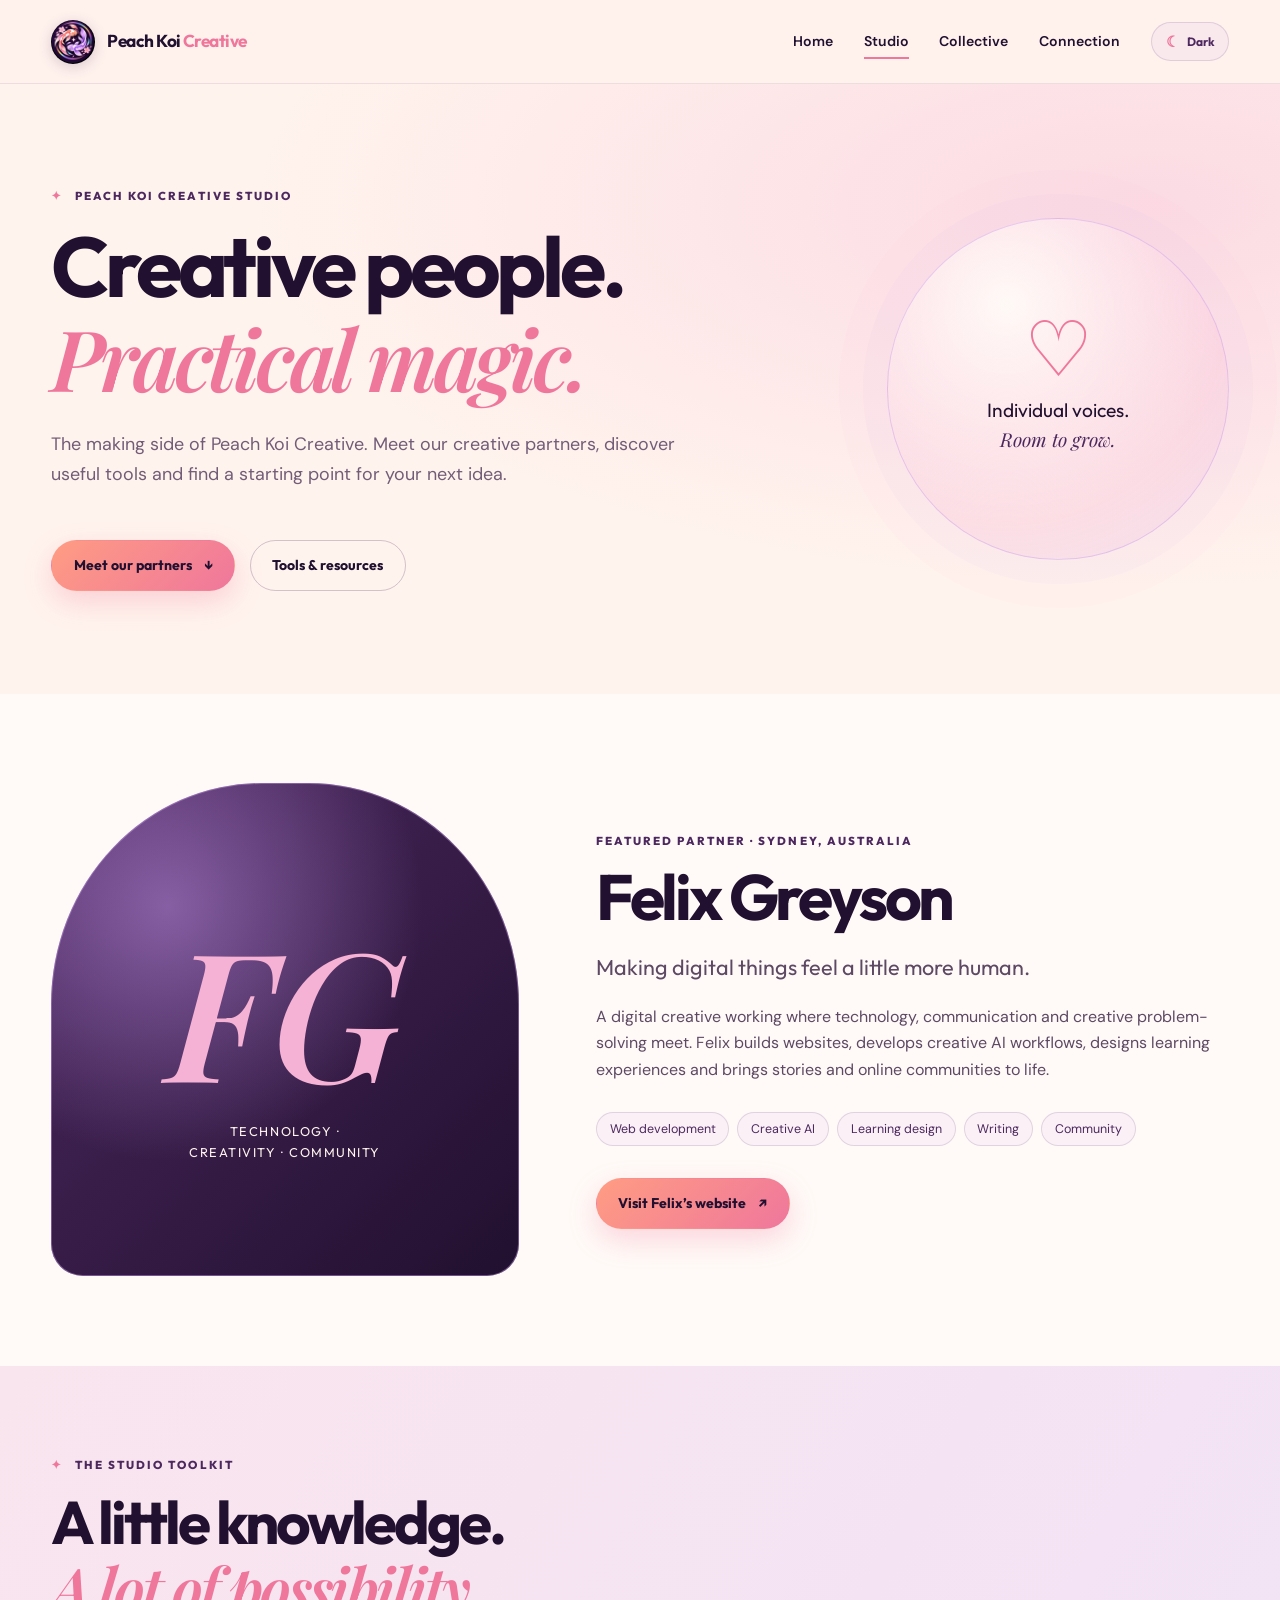
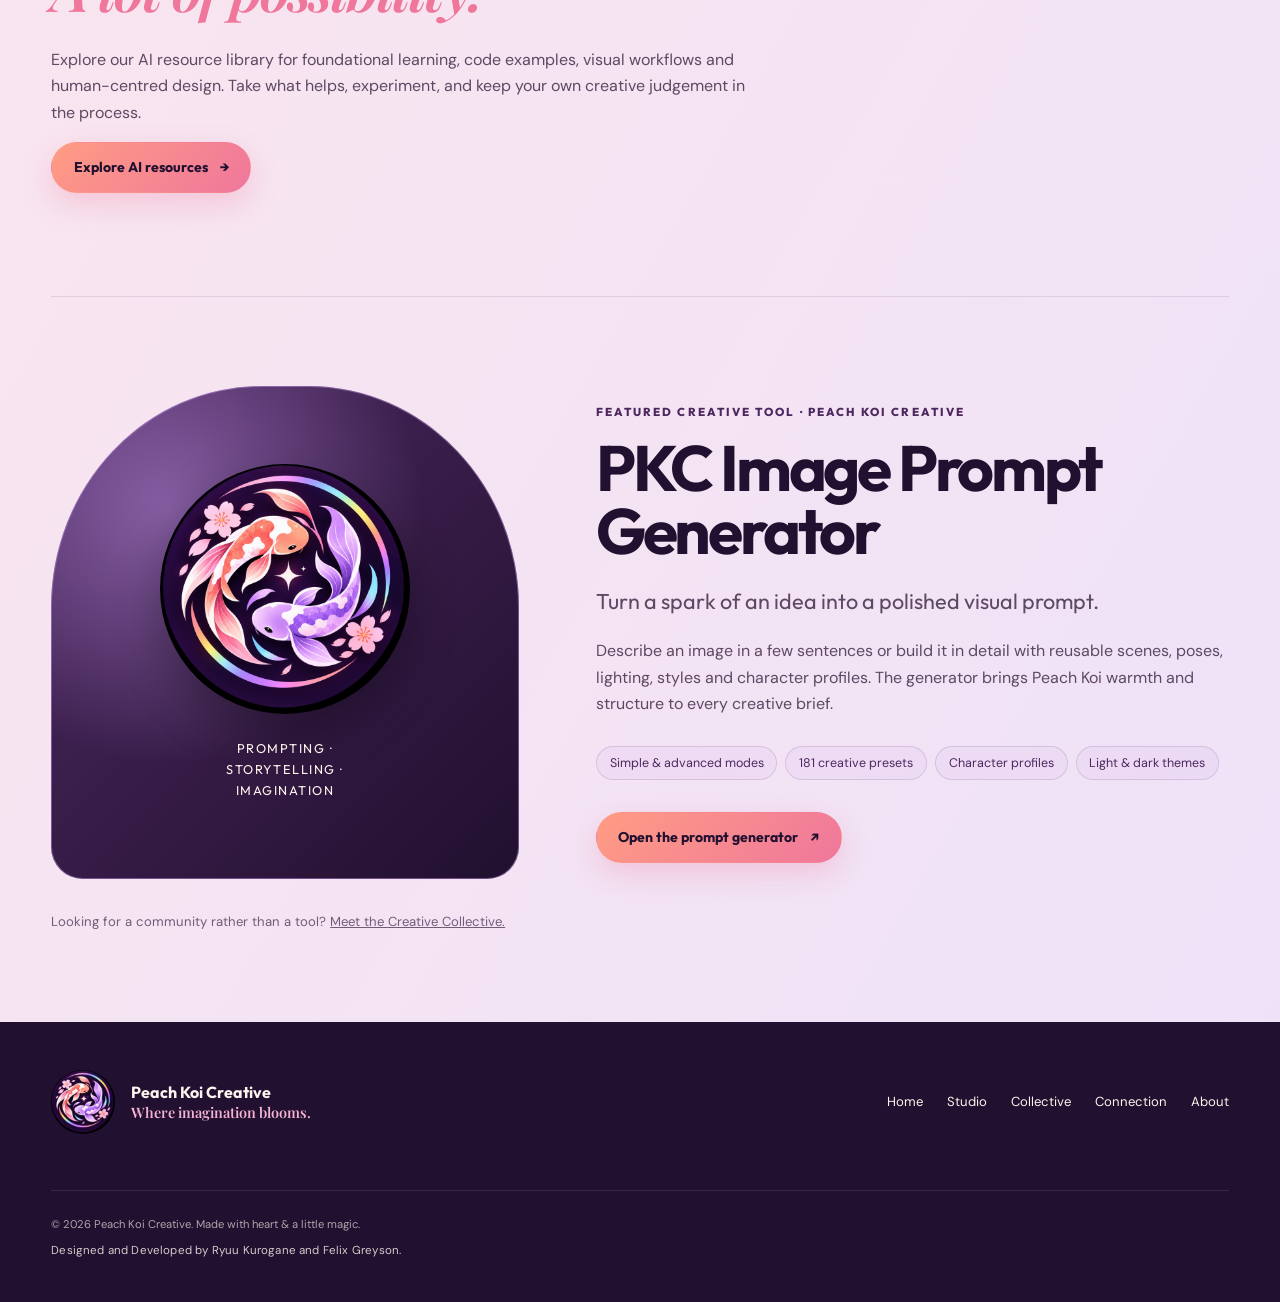
<file: partners.html>
<!doctype html>
<html lang="en">
<head>
  <meta charset="utf-8">
  <meta name="viewport" content="width=device-width, initial-scale=1">
  <meta http-equiv="refresh" content="0; url=studio.html#partners">
  <link rel="canonical" href="https://felixgeekfox.github.io/Peach-Koi-Creative/studio.html">
  <title>Partners are now in Peach Koi Creative Studio</title>
</head>
<body><p>Our partners now live in <a href="studio.html#partners">Peach Koi Creative Studio</a>.</p></body>
</html>
</file>
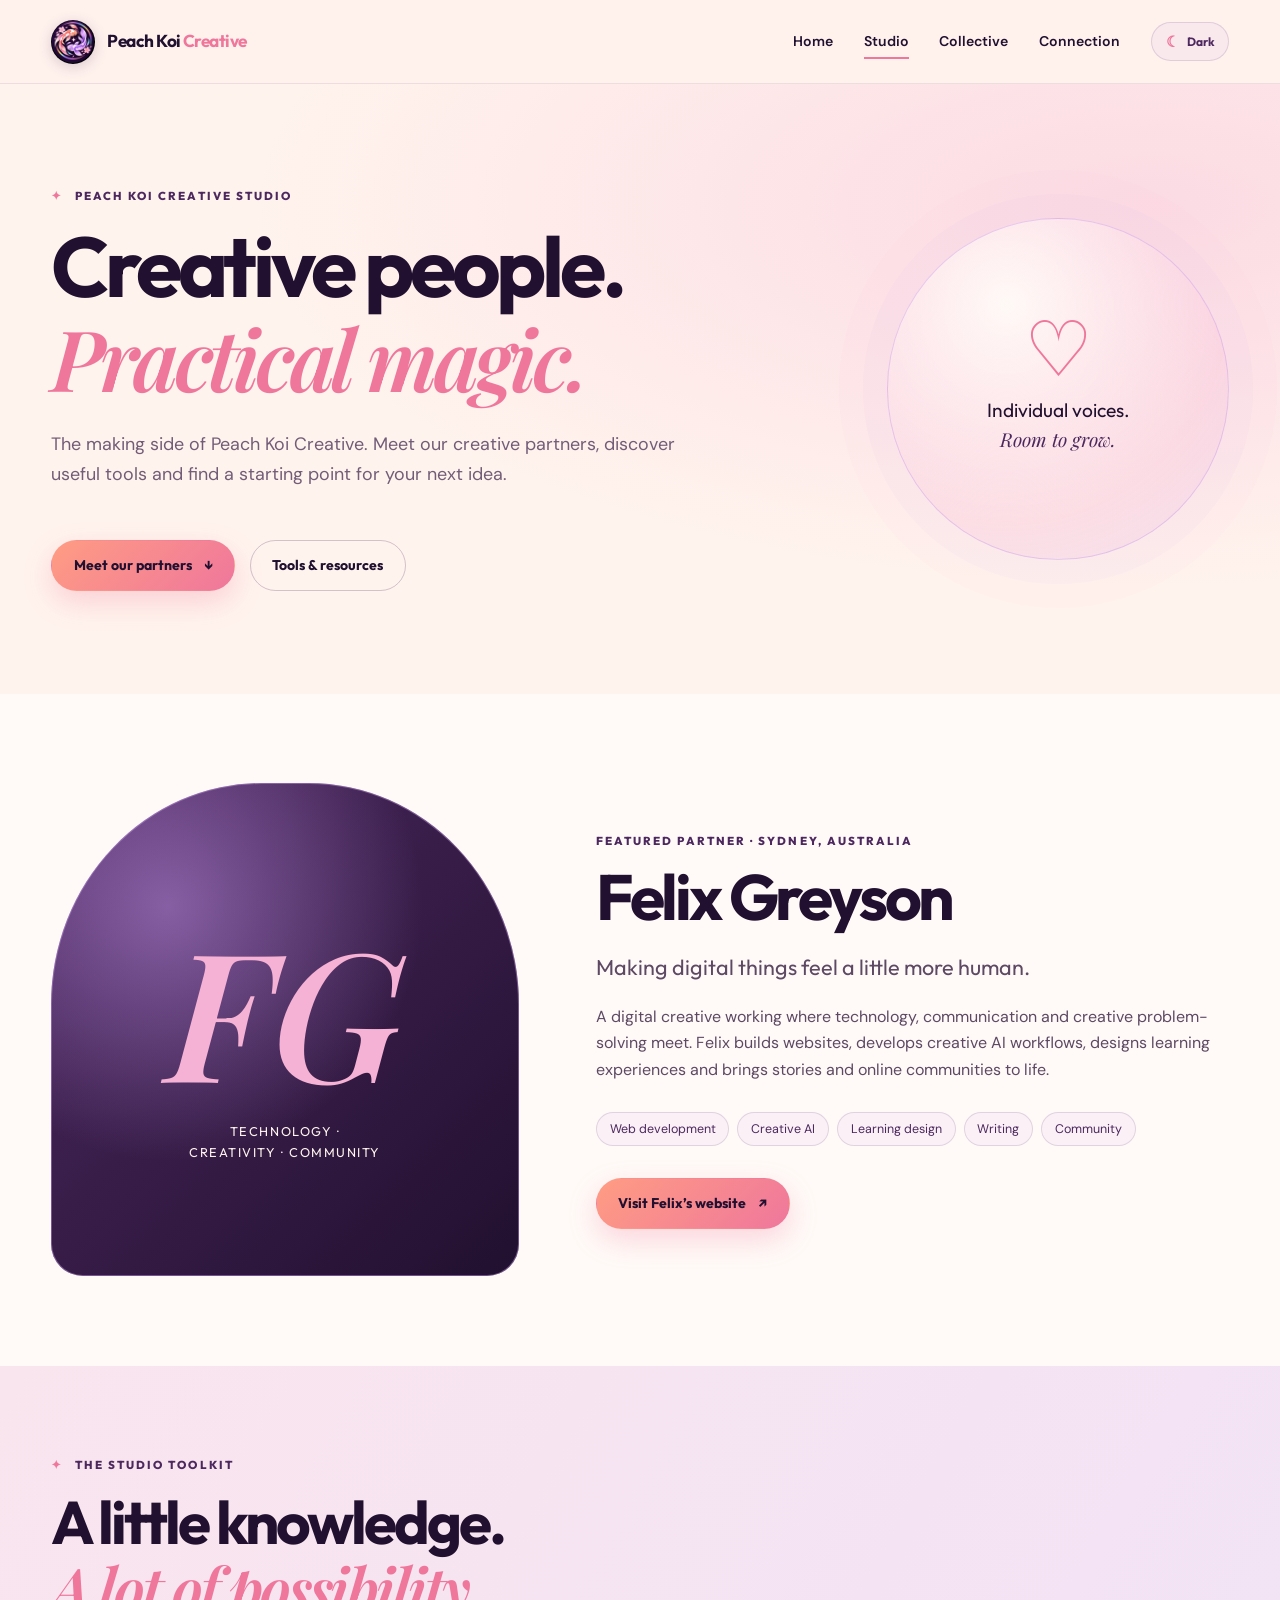
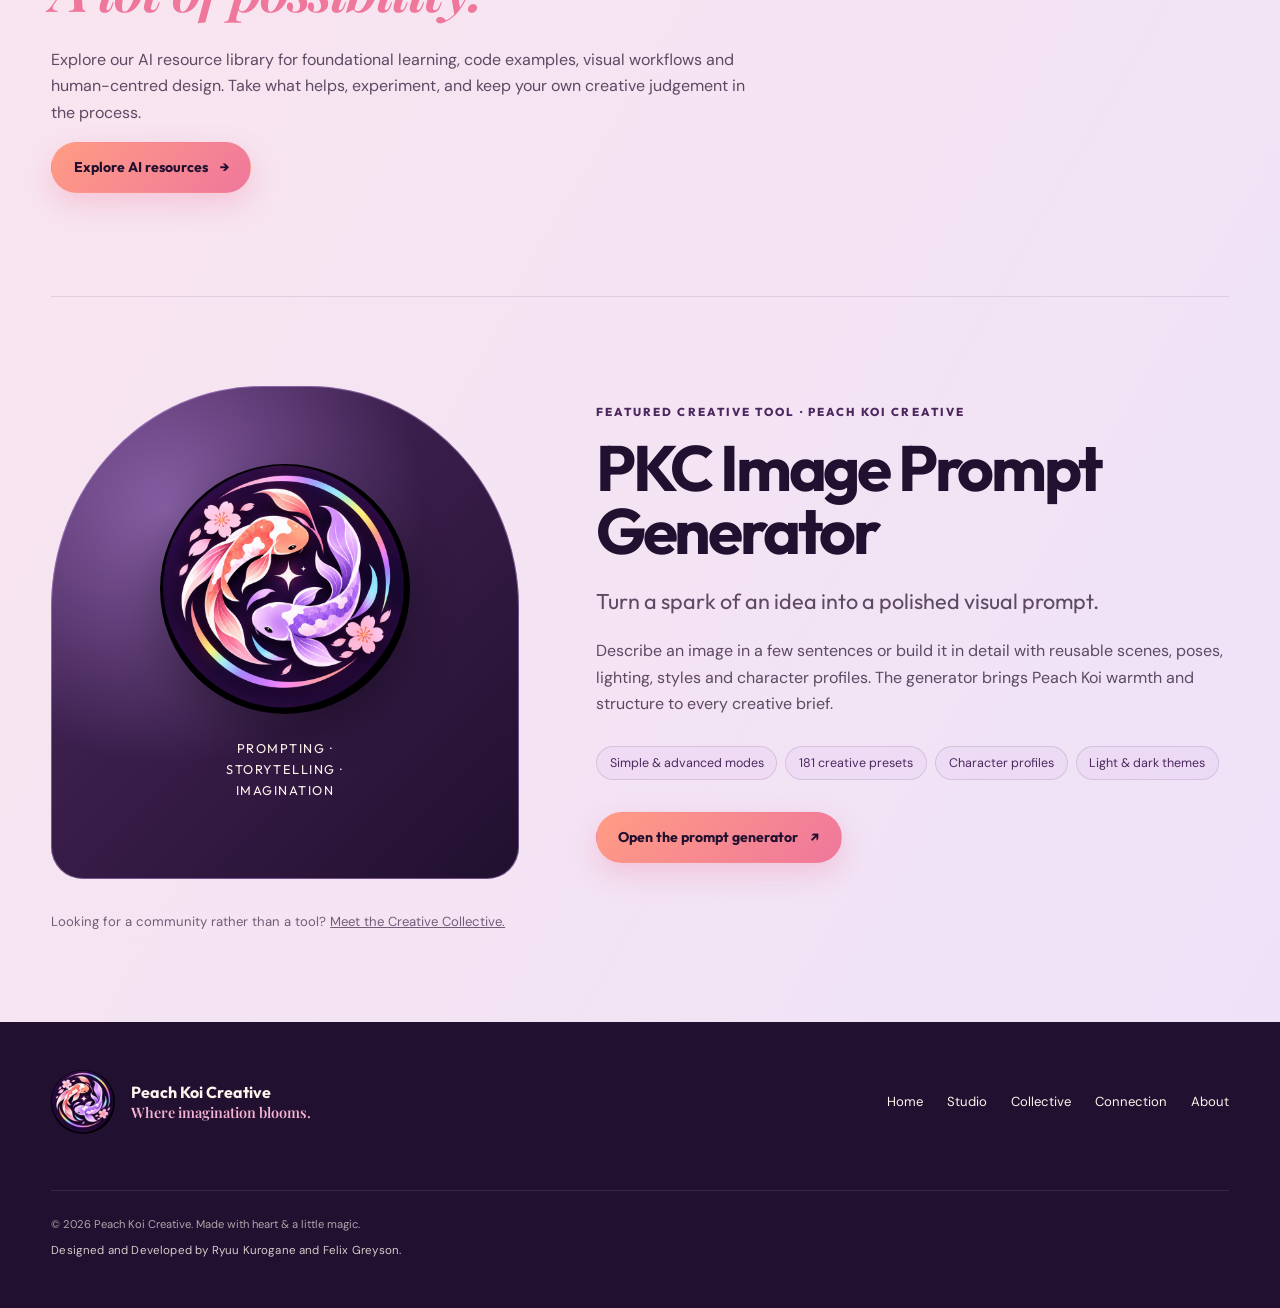
<file: studio.html>
<!doctype html>
<html lang="en">
<head>
  <meta charset="utf-8">
  <meta name="viewport" content="width=device-width, initial-scale=1">
  <meta name="description" content="Peach Koi Creative Studio: creative partners, useful tools and AI resources, featuring Felix Greyson.">
  <meta name="theme-color" content="#21102f">
  <script>try{document.documentElement.dataset.theme=localStorage.getItem('pk-theme')||(matchMedia('(prefers-color-scheme: dark)').matches?'dark':'light')}catch(e){document.documentElement.dataset.theme='light'}</script>
  <title>Peach Koi Creative Studio | Partners &amp; Tools</title>
  <link rel="icon" href="assets/images/twin-koi-emblem.jpg" type="image/jpeg">
  <link rel="preconnect" href="https://fonts.googleapis.com">
  <link rel="preconnect" href="https://fonts.gstatic.com" crossorigin>
  <link href="https://fonts.googleapis.com/css2?family=DM+Sans:wght@400;500;600;700&family=Outfit:wght@500;600;700;800&family=Playfair+Display:ital,wght@1,600&display=swap" rel="stylesheet">
  <link rel="stylesheet" href="styles.css">
</head>
<body>
  <a class="skip-link" href="#main">Skip to content</a>
  <div class="site-shell">
    <header class="site-header" data-header>
      <a class="brand" href="index.html" aria-label="Peach Koi Creative home"><img src="assets/images/twin-koi-emblem.jpg" alt="" width="48" height="48"><span>Peach Koi <b>Creative</b></span></a>
      <button class="menu-button" type="button" aria-expanded="false" aria-controls="site-nav" data-menu-button><span class="sr-only">Open navigation</span><span></span><span></span></button>
      <nav id="site-nav" class="site-nav" aria-label="Main navigation" data-nav>
        <a href="index.html">Home</a><a class="is-active" aria-current="page" href="studio.html">Studio</a><a href="communities.html">Collective</a><a href="connection.html">Connection</a><button class="theme-toggle" type="button" data-theme-toggle aria-label="Switch to dark mode"><span data-theme-icon aria-hidden="true">☾</span><span data-theme-label>Dark</span></button>
      </nav>
    </header>
    <main id="main">
      <section class="directory-hero section-pad">
        <div class="directory-intro"><p class="eyebrow"><span>✦</span> Peach Koi Creative Studio</p><h1>Creative people.<br><em>Practical magic.</em></h1><p>The making side of Peach Koi Creative. Meet our creative partners, discover useful tools and find a starting point for your next idea.</p><div class="button-row"><a class="button button-primary" href="#partners">Meet our partners <span aria-hidden="true">↓</span></a><a class="button button-ghost" href="#tools">Tools &amp; resources</a></div></div>
        <div class="directory-emblem" aria-hidden="true"><span>♡</span><p>Individual voices.<br><em>Room to grow.</em></p></div>
      </section>
      <section id="partners" class="partner-section section-pad" aria-labelledby="felix-title">
        <article class="partner-profile">
          <div class="partner-monogram" aria-hidden="true"><span>FG</span><small>Technology · Creativity · Community</small></div>
          <div class="partner-copy"><p class="eyebrow">Featured partner · Sydney, Australia</p><h2 id="felix-title">Felix Greyson</h2><p class="partner-lede">Making digital things feel a little more human.</p><p>A digital creative working where technology, communication and creative problem-solving meet. Felix builds websites, develops creative AI workflows, designs learning experiences and brings stories and online communities to life.</p><ul class="partner-tags" aria-label="Areas of work"><li>Web development</li><li>Creative AI</li><li>Learning design</li><li>Writing</li><li>Community</li></ul><a class="button button-primary" href="https://flixgreyson.com/" target="_blank" rel="noopener noreferrer">Visit Felix’s website <span aria-hidden="true">↗</span><span class="sr-only"> (opens in a new tab)</span></a></div>
        </article>
      </section>
      <section id="tools" class="practice-section section-pad" aria-labelledby="tools-title">
        <p class="eyebrow"><span>✦</span> The studio toolkit</p>
        <h2 id="tools-title">A little knowledge.<br><em>A lot of possibility.</em></h2>
        <p class="practice-lede">Explore our AI resource library for foundational learning, code examples, visual workflows and human-centred design. Take what helps, experiment, and keep your own creative judgement in the process.</p>
        <a class="button button-primary" href="ai-resources.html">Explore AI resources <span aria-hidden="true">→</span></a>

        <article class="partner-profile prompt-generator-profile" aria-labelledby="prompt-generator-title">
          <div class="partner-monogram prompt-generator-monogram" aria-hidden="true">
            <img src="assets/images/twin-koi-emblem.jpg" alt="" width="240" height="240">
            <small>Prompting · Storytelling · Imagination</small>
          </div>
          <div class="partner-copy prompt-generator-copy">
            <p class="eyebrow">Featured creative tool · Peach Koi Creative</p>
            <h3 id="prompt-generator-title">PKC Image Prompt Generator</h3>
            <p class="partner-lede">Turn a spark of an idea into a polished visual prompt.</p>
            <p>Describe an image in a few sentences or build it in detail with reusable scenes, poses, lighting, styles and character profiles. The generator brings Peach Koi warmth and structure to every creative brief.</p>
            <ul class="partner-tags" aria-label="Prompt generator features">
              <li>Simple &amp; advanced modes</li>
              <li>181 creative presets</li>
              <li>Character profiles</li>
              <li>Light &amp; dark themes</li>
            </ul>
            <a class="button button-primary" href="https://felixgeekfox.github.io/image-prompt-generator/" target="_blank" rel="noopener noreferrer">Open the prompt generator <span aria-hidden="true">↗</span><span class="sr-only"> (opens in a new tab)</span></a>
          </div>
        </article>

        <p class="directory-disclaimer">Looking for a community rather than a tool? <a href="communities.html">Meet the Creative Collective.</a></p>
      </section>
    </main>
    <footer class="site-footer section-pad">
      <div class="footer-brand"><img src="assets/images/twin-koi-emblem.jpg" alt="" width="64" height="64"><div><b>Peach Koi Creative</b><span>Where imagination blooms.</span></div></div>
      <div class="footer-links"><a href="index.html">Home</a><a href="studio.html">Studio</a><a href="communities.html">Collective</a><a href="connection.html">Connection</a><a href="index.html#about">About</a></div>
      <p>© <span data-year></span> Peach Koi Creative. Made with heart &amp; a little magic.<span class="footer-credit">Designed and Developed by Ryuu Kurogane and Felix Greyson.</span></p>
    </footer>
  </div>
  <script src="script.js"></script>
</body>
</html>
</file>
<file: styles.css>
:root {
  --plum: #21102f;
  --aubergine: #4c285f;
  --cream: #fff3ed;
  --peach: #ff9c83;
  --pink: #f6b2d4;
  --wisteria: #c394ea;
  --gold: #ffcb79;
  --mint: #a8f0e6;
  --rose: #ef779c;
  --ink-soft: #725d78;
  --display: "Outfit", sans-serif;
  --serif: "Playfair Display", serif;
  --body: "DM Sans", sans-serif;
  --max: 1320px;
  --pad: clamp(1.25rem, 4vw, 4rem);
}

* { box-sizing: border-box; }
html { scroll-behavior: smooth; }
body { margin: 0; background: var(--plum); color: var(--plum); font-family: var(--body); font-size: 16px; line-height: 1.65; }
img { display: block; max-width: 100%; }
a { color: inherit; }
button, a { -webkit-tap-highlight-color: transparent; }
::selection { background: var(--wisteria); color: var(--plum); }
.site-shell { width: min(100%, 1600px); margin: auto; background: var(--cream); overflow: hidden; }
.section-pad { padding-left: var(--pad); padding-right: var(--pad); }
.sr-only { position: absolute; width: 1px; height: 1px; padding: 0; overflow: hidden; clip: rect(0,0,0,0); white-space: nowrap; border: 0; }
.skip-link { position: fixed; top: 1rem; left: 1rem; z-index: 100; padding: .7rem 1rem; background: white; transform: translateY(-200%); }
.skip-link:focus { transform: none; }

.site-header { position: relative; z-index: 20; height: 84px; padding: 0 var(--pad); display: flex; align-items: center; justify-content: space-between; background: rgba(255,243,237,.94); border-bottom: 1px solid rgba(76,40,95,.1); }
.brand { display: inline-flex; align-items: center; gap: .75rem; text-decoration: none; font-family: var(--display); font-weight: 700; letter-spacing: -.03em; font-size: 1.08rem; }
.brand img { width: 44px; height: 44px; object-fit: cover; border-radius: 50%; box-shadow: 0 3px 14px rgba(76,40,95,.2); }
.brand b { color: var(--rose); }
.site-nav { display: flex; align-items: center; gap: clamp(1rem, 2.4vw, 2.3rem); }
.site-nav a { position: relative; font-size: .88rem; font-weight: 600; text-decoration: none; }
.site-nav a:not(.nav-cta)::after { content: ""; position: absolute; height: 2px; left: 0; right: 100%; bottom: -.35rem; background: var(--rose); transition: right .25s ease; }
.site-nav a:hover::after, .site-nav a.is-active::after { right: 0; }
.nav-cta { padding: .68rem 1rem; color: var(--cream); background: var(--plum); border-radius: 999px; }
.theme-toggle { min-width: 78px; min-height: 39px; padding: .5rem .75rem; display: inline-flex; align-items: center; justify-content: center; gap: .42rem; color: var(--aubergine); background: rgba(195,148,234,.1); border: 1px solid rgba(76,40,95,.14); border-radius: 999px; font: 700 .75rem var(--display); cursor: pointer; transition: color .2s ease, background .2s ease, border-color .2s ease, transform .2s ease; }
.theme-toggle:hover { transform: translateY(-2px); background: rgba(195,148,234,.18); border-color: rgba(76,40,95,.28); }
.theme-toggle:focus-visible { outline: 3px solid var(--rose); outline-offset: 3px; }
.theme-toggle [data-theme-icon] { width: 1rem; color: var(--rose); font-size: .95rem; line-height: 1; }
.menu-button { display: none; background: transparent; border: 0; padding: .5rem; }
.menu-button > span:not(.sr-only) { display: block; width: 24px; height: 2px; margin: 5px; background: var(--plum); transition: .25s ease; }

.eyebrow { margin: 0 0 1rem; color: var(--aubergine); text-transform: uppercase; letter-spacing: .18em; font-family: var(--display); font-size: .72rem; font-weight: 800; }
.eyebrow span { color: var(--rose); margin-right: .45rem; }
h1, h2, h3, p { margin-top: 0; }
h1, h2, h3 { font-family: var(--display); line-height: .98; letter-spacing: -.05em; }
h1 em, h2 em { font-family: var(--serif); font-weight: 600; color: var(--rose); }

.hero { position: relative; min-height: calc(100vh - 84px); min-height: 760px; padding-top: clamp(5rem, 10vh, 8.5rem); padding-bottom: 7rem; display: grid; grid-template-columns: .92fr 1.08fr; gap: clamp(2rem, 5vw, 6rem); align-items: center; background: radial-gradient(circle at 50% 20%, rgba(246,178,212,.25), transparent 25%), var(--cream); }
.hero::before { content: ""; position: absolute; inset: auto 0 0; height: 140px; background: linear-gradient(to top, rgba(195,148,234,.08), transparent); }
.hero-copy { position: relative; z-index: 2; max-width: 650px; padding-left: max(0px, calc((100vw - var(--max)) / 2)); }
.hero h1 { max-width: 760px; margin-bottom: 1.7rem; font-size: clamp(4rem, 7.2vw, 7.4rem); }
.hero-lede { max-width: 550px; color: #5d4963; font-size: clamp(1rem, 1.3vw, 1.2rem); }
.button-row { display: flex; gap: .9rem; margin-top: 2.2rem; flex-wrap: wrap; }
.button { display: inline-flex; align-items: center; justify-content: center; gap: .75rem; min-height: 51px; padding: .75rem 1.35rem; border: 1px solid transparent; border-radius: 999px; font-family: var(--display); font-size: .88rem; font-weight: 700; text-decoration: none; transition: transform .2s ease, box-shadow .2s ease, background .2s ease; }
.button:hover { transform: translateY(-3px); }
.button-primary { background: linear-gradient(135deg, var(--peach), var(--rose)); color: var(--plum); box-shadow: 0 11px 28px rgba(239,119,156,.28); }
.button-ghost { border-color: rgba(76,40,95,.25); }
.button-ghost:hover { background: white; box-shadow: 0 10px 24px rgba(76,40,95,.1); }
.hero-note { position: absolute; right: -1rem; bottom: -5.5rem; display: flex; gap: .8rem; transform: rotate(-4deg); font-family: var(--serif); color: var(--aubergine); line-height: 1.3; }
.sparkle { color: var(--gold); font-size: 1.4rem; }
.hero-art { position: relative; width: min(100%, 740px); justify-self: end; }
.art-frame { position: relative; overflow: hidden; aspect-ratio: 1.34; border-radius: 48% 48% 5rem 5rem; box-shadow: 0 34px 75px rgba(33,16,47,.25); }
.art-frame::after { content: ""; position: absolute; inset: 0; border: 1px solid rgba(255,255,255,.45); border-radius: inherit; }
.art-frame img { width: 100%; height: 100%; object-fit: cover; transform: scale(1.04); }
.floating-seal { position: absolute; left: -3.8rem; bottom: -4rem; width: clamp(115px, 14vw, 185px); aspect-ratio: 1; padding: 7px; background: var(--cream); border-radius: 50%; box-shadow: 0 20px 45px rgba(33,16,47,.28); }
.floating-seal img { width: 100%; height: 100%; object-fit: cover; border-radius: 50%; }
.float-star { position: absolute; color: var(--gold); filter: drop-shadow(0 4px 8px rgba(255,203,121,.4)); }
.star-one { top: -2rem; right: 12%; font-size: 3.2rem; }
.star-two { right: -1rem; bottom: 20%; font-size: 2.3rem; }
.hero-bloom { position: absolute; border-radius: 50%; filter: blur(2px); opacity: .5; }
.bloom-one { width: 220px; height: 220px; top: 7%; left: 36%; background: radial-gradient(circle, var(--pink), transparent 66%); }
.bloom-two { width: 160px; height: 160px; right: -4rem; bottom: 6%; background: radial-gradient(circle, var(--mint), transparent 66%); }
.scroll-cue { position: absolute; z-index: 3; left: var(--pad); bottom: 2rem; display: flex; gap: .8rem; align-items: center; color: var(--ink-soft); font-size: .72rem; font-weight: 600; text-decoration: none; text-transform: uppercase; letter-spacing: .15em; }
.scroll-cue span { position: relative; width: 1px; height: 45px; background: rgba(76,40,95,.25); }
.scroll-cue span::after { content: ""; position: absolute; bottom: 0; left: -2px; width: 5px; height: 5px; background: var(--rose); border-radius: 50%; animation: drift 2s ease-in-out infinite; }
@keyframes drift { 50% { transform: translateY(-35px); } }

.manifesto { padding-top: clamp(6rem, 12vw, 11rem); padding-bottom: clamp(6rem, 12vw, 11rem); background: white; }
.section-kicker { display: flex; align-items: center; gap: 1.2rem; margin-bottom: 4rem; color: var(--ink-soft); }
.section-kicker span { font-family: var(--display); font-size: .75rem; font-weight: 700; }
.section-kicker p { margin: 0; font-family: var(--display); text-transform: uppercase; letter-spacing: .16em; font-size: .72rem; font-weight: 700; }
.section-kicker::after { content: ""; width: 70px; height: 1px; background: var(--pink); }
.manifesto-grid { display: grid; grid-template-columns: 1.25fr .75fr; gap: clamp(3rem, 9vw, 9rem); align-items: end; }
.manifesto h2, .values h2, .preview-copy h2, .closing h2, .collective-note h2 { margin: 0; font-size: clamp(3rem, 5.4vw, 6.2rem); }
.manifesto-copy { max-width: 560px; color: #66566a; font-size: 1.08rem; }
.manifesto-copy p:first-child { color: var(--plum); font-size: 1.25rem; }
.text-link { display: inline-flex; gap: .7rem; align-items: center; margin-top: 1.2rem; color: var(--aubergine); font-weight: 700; text-underline-offset: 5px; text-decoration-color: var(--pink); }

.values { padding-top: clamp(5rem, 9vw, 8rem); padding-bottom: clamp(6rem, 10vw, 10rem); background: var(--cream); }
.section-heading { max-width: 900px; margin-bottom: 4rem; }
.values-grid { display: grid; grid-template-columns: repeat(3, 1fr); gap: 1.25rem; }
.value-card { position: relative; min-height: 410px; padding: 2rem; overflow: hidden; border-radius: 1.75rem; display: flex; flex-direction: column; justify-content: flex-end; box-shadow: inset 0 0 0 1px rgba(76,40,95,.08); }
.value-card::before { content: ""; position: absolute; width: 230px; height: 230px; border: 1px solid rgba(255,255,255,.45); border-radius: 50%; top: -50px; right: -40px; }
.value-icon { position: absolute; top: 2.5rem; right: 2.5rem; font-size: 5.5rem; color: rgba(255,255,255,.6); }
.value-card h3 { position: relative; margin-bottom: 1rem; font-size: 2rem; }
.value-card p { position: relative; max-width: 320px; margin-bottom: 0; color: rgba(33,16,47,.72); }
.value-peach { background: linear-gradient(145deg, #ffc2b0, var(--peach)); }
.value-violet { background: linear-gradient(145deg, #dbc0f4, var(--wisteria)); }
.value-mint { background: linear-gradient(145deg, #d2faf4, var(--mint)); }

.collective-preview { padding-top: clamp(4rem, 8vw, 8rem); padding-bottom: clamp(4rem, 8vw, 8rem); display: grid; grid-template-columns: 1.05fr .95fr; gap: clamp(2rem, 7vw, 7rem); align-items: center; color: var(--cream); background: var(--plum); }
.preview-art { position: relative; }
.preview-art > img { width: 100%; aspect-ratio: 1.28; object-fit: cover; border-radius: 45% 45% 1.5rem 1.5rem; box-shadow: 0 24px 70px rgba(0,0,0,.3); }
.image-caption { position: absolute; right: -2rem; bottom: 1.7rem; padding: 1rem 1.4rem; background: rgba(255,243,237,.92); color: var(--plum); backdrop-filter: blur(8px); border-radius: 1rem; transform: rotate(-3deg); }
.image-caption span, .image-caption em { display: block; }
.image-caption span { font: 700 .7rem var(--display); text-transform: uppercase; letter-spacing: .13em; }
.image-caption em { font: 600 1.1rem var(--serif); color: var(--rose); }
.preview-copy { max-width: 580px; }
.preview-copy .eyebrow { color: var(--pink); }
.preview-copy h2 em { color: var(--peach); }
.preview-copy > p:not(.eyebrow) { max-width: 510px; color: rgba(255,243,237,.73); font-size: 1.08rem; }
.community-mini-list { display: flex; flex-wrap: wrap; gap: .6rem; margin: 1.8rem 0 2rem; }
.community-mini-list span { padding: .35rem .75rem; border: 1px solid rgba(246,178,212,.25); border-radius: 999px; color: var(--pink); font-size: .76rem; }
.button-light { background: var(--cream); color: var(--plum); }

.closing { position: relative; padding-top: clamp(7rem, 13vw, 12rem); padding-bottom: clamp(7rem, 13vw, 12rem); text-align: center; background: radial-gradient(circle at 50% 50%, rgba(246,178,212,.28), transparent 35%), var(--cream); }
.closing::before, .closing::after { content: "✦"; position: absolute; color: var(--wisteria); opacity: .55; }
.closing::before { left: 12%; top: 30%; font-size: 2.5rem; }
.closing::after { right: 14%; bottom: 30%; font-size: 1.7rem; }
.closing-mark { width: 78px; height: 78px; margin: 0 auto 2rem; padding: 4px; background: white; border-radius: 50%; box-shadow: 0 10px 30px rgba(76,40,95,.15); }
.closing-mark img { width: 100%; height: 100%; border-radius: 50%; }
.closing h2 { max-width: 960px; margin: 0 auto 1.5rem; }
.closing > p:not(.eyebrow) { color: var(--ink-soft); }
.closing .button { margin-top: 1.3rem; }

.site-footer { padding-top: 3rem; padding-bottom: 3rem; display: grid; grid-template-columns: 1fr auto; gap: 2rem; align-items: center; color: rgba(255,243,237,.65); background: var(--plum); }
.footer-brand { display: flex; align-items: center; gap: 1rem; color: var(--cream); }
.footer-brand img { border-radius: 50%; }
.footer-brand b, .footer-brand span { display: block; }
.footer-brand b { font: 700 1rem var(--display); }
.footer-brand span { color: var(--pink); font: 600 .9rem var(--serif); }
.footer-links { display: flex; flex-wrap: wrap; gap: 1rem 1.5rem; }
.footer-links a { color: var(--cream); font-size: .82rem; text-decoration: none; }
.site-footer > p { grid-column: 1 / -1; margin: 1.5rem 0 0; padding-top: 1.5rem; border-top: 1px solid rgba(255,255,255,.1); font-size: .7rem; }
.footer-credit { display: block; margin-top: .45rem; color: rgba(255,243,237,.82); font-size: .72rem; letter-spacing: .015em; }

/* Communities */
.communities-hero { position: relative; min-height: 580px; padding-top: clamp(7rem, 13vw, 11rem); padding-bottom: 6rem; display: grid; grid-template-columns: 1.25fr .75fr; gap: 4rem; align-items: end; overflow: hidden; background: linear-gradient(145deg, var(--plum), #321440); color: var(--cream); }
.communities-hero::after { content: ""; position: absolute; width: 340px; height: 340px; border: 1px solid rgba(246,178,212,.13); border-radius: 50%; right: 7%; top: 8%; box-shadow: 0 0 0 50px rgba(195,148,234,.035), 0 0 0 100px rgba(246,178,212,.025); }
.communities-title, .communities-intro { position: relative; z-index: 2; }
.communities-title .eyebrow { color: var(--pink); }
.communities-title h1 { margin: 0; font-size: clamp(4rem, 7.3vw, 7.6rem); }
.communities-title h1 em { color: var(--peach); }
.communities-intro { max-width: 480px; color: rgba(255,243,237,.72); font-size: 1.12rem; }
.hand-note { display: block; margin-top: 2rem; color: var(--pink); font: 600 1.1rem var(--serif); transform: rotate(-3deg); transform-origin: left; }
.community-orbit { position: absolute; border-radius: 50%; filter: blur(2px); }
.orbit-one { width: 300px; height: 300px; background: radial-gradient(circle, rgba(239,119,156,.18), transparent 68%); left: -6%; bottom: -20%; }
.orbit-two { width: 240px; height: 240px; background: radial-gradient(circle, rgba(168,240,230,.1), transparent 68%); right: 22%; top: 10%; }
.community-showcase { padding-top: 1px; padding-bottom: clamp(6rem, 11vw, 10rem); background: #fffaf7; }
.community-feature { display: grid; grid-template-columns: 90px minmax(300px, .92fr) minmax(320px, 1.08fr); gap: clamp(2rem, 5vw, 6rem); align-items: center; min-height: 630px; padding: clamp(5rem, 9vw, 9rem) 0; border-bottom: 1px solid rgba(76,40,95,.12); }
.community-index { height: 75%; display: flex; flex-direction: column; align-items: center; color: var(--ink-soft); }
.community-index span { font: 700 .7rem var(--display); letter-spacing: .16em; }
.community-index i { display: block; flex: 1; width: 1px; min-height: 90px; margin: 1rem 0; background: rgba(76,40,95,.18); }
.community-index small { writing-mode: vertical-rl; transform: rotate(180deg); text-transform: uppercase; letter-spacing: .22em; font: 700 .6rem var(--display); }
.community-visual { position: relative; aspect-ratio: .88; overflow: hidden; display: grid; place-items: center; border-radius: 46% 46% 2rem 2rem; box-shadow: 0 25px 60px rgba(33,16,47,.16); }
.community-visual::before { content: ""; position: absolute; inset: 1.1rem; border: 1px solid rgba(255,255,255,.25); border-radius: inherit; }
.community-visual::after { content: "✦  ·  ✧  ·  ✦"; position: absolute; left: 50%; bottom: 1.6rem; transform: translateX(-50%); white-space: nowrap; color: rgba(255,255,255,.55); letter-spacing: .6rem; font-size: .7rem; }
.community-rainbow { --community-accent: #6d5dcc; }
.community-clover { --community-accent: #2d817d; }
.community-unbinary { --community-accent: #8957a5; }
.community-wayward { --community-accent: #9a6731; }
.community-transmasc { --community-accent: #278ba8; }
.visual-rainbow { background: linear-gradient(145deg, #443175, #1f1542); }
.visual-clover { background: linear-gradient(145deg, #173b58, #08182c 72%); }
.visual-unbinary { background: linear-gradient(145deg, #f0bdde, #8256a0 62%, #3c2458); }
.visual-wayward { background: linear-gradient(145deg, #254452, #071923 58%, #24151e); }
.visual-transmasc { background: linear-gradient(145deg, #b8edf4 0%, #6cc9dd 35%, #f7c6d8 68%, #486c9b 100%); }
.visual-glow { position: absolute; width: 70%; height: 70%; border-radius: 50%; filter: blur(35px); opacity: .45; background: var(--pink); }
.visual-clover .visual-glow { background: var(--mint); }
.visual-unbinary .visual-glow { background: var(--wisteria); }
.visual-wayward .visual-glow { background: var(--gold); }
.visual-transmasc .visual-glow { background: white; }
.visual-word { position: absolute; z-index: 1; bottom: 12%; right: 8%; color: rgba(255,255,255,.07); font: 800 clamp(5rem, 10vw, 9rem)/1 var(--display); letter-spacing: -.08em; }
.community-logo { position: relative; z-index: 2; display: block; width: 74%; height: auto; object-fit: contain; filter: drop-shadow(0 18px 30px rgba(7,10,25,.32)); }
.community-logo-rc { width: 78%; filter: drop-shadow(0 16px 25px rgba(10,4,30,.28)); }
.community-logo-round { border-radius: 50%; box-shadow: 0 18px 38px rgba(5,12,28,.34); }
.transmasc-mark { position: relative; z-index: 2; width: 55%; aspect-ratio: 1; }
.transmasc-mark { border: 3px solid rgba(255,255,255,.82); border-radius: 50%; box-shadow: 0 0 42px rgba(255,255,255,.35), inset 0 0 30px rgba(255,255,255,.18); }
.transmasc-mark span { position: absolute; inset: 22%; border: 2px solid white; border-radius: 50%; background: rgba(72,108,155,.2); }
.transmasc-mark i { position: absolute; width: 46%; height: 3px; right: -20%; top: 16%; background: white; transform: rotate(-45deg); transform-origin: left center; box-shadow: 0 0 14px rgba(255,255,255,.5); }
.transmasc-mark i::before, .transmasc-mark i::after { content: ""; position: absolute; width: 18px; height: 3px; right: -2px; background: white; transform-origin: right center; }
.transmasc-mark i::before { transform: rotate(45deg); }
.transmasc-mark i::after { transform: rotate(-45deg); }
.transmasc-mark b { position: absolute; left: 50%; top: 50%; transform: translate(-50%,-50%); color: white; font-size: 2rem; }
.community-content { max-width: 560px; }
.community-type { margin-bottom: 1rem; color: var(--community-accent, var(--rose)); text-transform: uppercase; letter-spacing: .17em; font: 800 .7rem var(--display); }
.community-content h2 { margin-bottom: 1.5rem; font-size: clamp(3.5rem, 6vw, 6.5rem); }
.community-transmasc h2 { font-size: clamp(3.2rem, 5.5vw, 6rem); }
.community-content > p:not(.community-type) { color: #6a586e; font-size: 1.08rem; }
.community-tags { display: flex; flex-wrap: wrap; gap: .5rem; list-style: none; padding: 0; margin: 1.7rem 0 2.2rem; }
.community-tags li { padding: .34rem .7rem; border: 1px solid color-mix(in srgb, var(--community-accent, var(--aubergine)) 28%, transparent); border-radius: 999px; color: var(--community-accent, var(--aubergine)); background: color-mix(in srgb, var(--community-accent, var(--cream)) 7%, white); font-size: .72rem; font-weight: 600; }
.community-link { display: inline-flex; gap: .8rem; align-items: center; color: var(--community-accent, var(--plum)); font-family: var(--display); font-weight: 700; text-decoration-thickness: 1px; text-underline-offset: 5px; text-decoration-color: color-mix(in srgb, var(--community-accent, var(--pink)) 55%, transparent); }
.community-link-muted { color: var(--ink-soft); text-decoration: none; font-family: var(--serif); }
.collective-note { padding-top: clamp(6rem, 10vw, 10rem); padding-bottom: clamp(6rem, 10vw, 10rem); display: grid; grid-template-columns: minmax(220px, .55fr) 1.45fr; gap: clamp(3rem, 8vw, 8rem); align-items: center; background: var(--pink); }
.collective-note img { width: 100%; aspect-ratio: 1; object-fit: cover; border-radius: 50%; box-shadow: 0 25px 60px rgba(76,40,95,.2); }
.collective-note > div { max-width: 800px; }
.collective-note h2 em { color: var(--aubergine); }
.collective-note > div > p:last-child { max-width: 630px; margin-top: 2rem; color: rgba(33,16,47,.7); font-size: 1.08rem; }

.reveal { opacity: 0; transform: translateY(26px); transition: opacity .7s ease, transform .7s cubic-bezier(.2,.7,.2,1); }
.reveal-delay-sm { transition-delay: .1s; }.reveal-delay { transition-delay: .2s; }
.reveal.is-visible { opacity: 1; transform: none; }
@media (prefers-reduced-motion: reduce) { html { scroll-behavior: auto; } .reveal { opacity: 1; transform: none; transition: none; } .scroll-cue span::after { animation: none; } }

@media (max-width: 960px) {
  .site-header { height: 74px; }
  .menu-button { display: block; position: relative; z-index: 3; }
  .site-nav { position: absolute; inset: 74px 0 auto; padding: 1.5rem var(--pad) 2rem; display: none; flex-direction: column; align-items: stretch; gap: 1.2rem; background: var(--cream); box-shadow: 0 18px 35px rgba(33,16,47,.12); }
  .site-nav.is-open { display: flex; }
  .site-nav .nav-cta { text-align: center; }
  .menu-button[aria-expanded="true"] span:nth-child(2) { transform: translateY(3.5px) rotate(45deg); }
  .menu-button[aria-expanded="true"] span:nth-child(3) { transform: translateY(-3.5px) rotate(-45deg); }
  .hero { min-height: auto; grid-template-columns: 1fr; padding-top: 5rem; padding-bottom: 8rem; }
  .hero-copy { padding-left: 0; }
  .hero-art { width: 88%; margin-top: 2rem; }
  .hero-note { position: static; margin-top: 2.5rem; }
  .floating-seal { left: -1.5rem; bottom: -2.5rem; }
  .scroll-cue { display: none; }
  .manifesto-grid, .collective-preview, .communities-hero { grid-template-columns: 1fr; }
  .manifesto-copy { margin-left: auto; }
  .values-grid { grid-template-columns: 1fr 1fr; }
  .value-card:last-child { grid-column: 1 / -1; min-height: 320px; }
  .collective-preview { padding-top: 7rem; }
  .preview-art { width: 90%; }
  .preview-copy { padding-top: 2rem; }
  .communities-hero { min-height: 640px; gap: 2rem; }
  .communities-intro { margin-left: auto; }
  .community-feature { grid-template-columns: 55px 1fr; gap: 2rem; }
  .community-visual { grid-column: 2; max-width: 560px; }
  .community-content { grid-column: 2; }
  .community-index { grid-row: 1 / 3; }
}

@media (max-width: 640px) {
  :root { --pad: 1.15rem; }
  .brand span { font-size: .96rem; }
  .brand img { width: 39px; height: 39px; }
  .hero { padding-top: 4.2rem; }
  .hero h1 { font-size: clamp(3.4rem, 18vw, 5.1rem); }
  .hero-art { width: 100%; }
  .art-frame { border-radius: 44% 44% 2.5rem 2.5rem; aspect-ratio: 1.04; }
  .floating-seal { width: 110px; }
  .manifesto-grid { gap: 2.5rem; }
  .manifesto h2, .values h2, .preview-copy h2, .closing h2, .collective-note h2 { font-size: clamp(2.8rem, 14vw, 4.2rem); }
  .values-grid { grid-template-columns: 1fr; }
  .value-card, .value-card:last-child { grid-column: auto; min-height: 340px; }
  .preview-art { width: 100%; }
  .image-caption { right: .5rem; bottom: -1.5rem; }
  .site-footer { grid-template-columns: 1fr; }
  .footer-links { flex-wrap: wrap; }
  .communities-hero { min-height: 580px; padding-top: 6rem; }
  .communities-title h1 { font-size: clamp(3.5rem, 17vw, 5.3rem); }
  .community-feature { grid-template-columns: 1fr; padding: 5rem 0; }
  .community-index { height: auto; grid-row: auto; flex-direction: row; justify-content: flex-start; }
  .community-index i { flex: 0 0 50px; min-height: 1px; height: 1px; margin: 0 .8rem; }
  .community-index small { writing-mode: horizontal-tb; transform: none; }
  .community-visual, .community-content { grid-column: 1; }
  .community-content h2 { font-size: clamp(3.4rem, 17vw, 5rem); }
  .collective-note { grid-template-columns: 1fr; }
  .collective-note img { width: 65%; max-width: 300px; margin: auto; }
}

/* Dark theme */
html[data-theme="dark"] { color-scheme: dark; }
html[data-theme="dark"] body { background: #09040e; color: #fff3ed; }
html[data-theme="dark"] .site-shell { background: #14091f; }
html[data-theme="dark"] .skip-link { color: #14091f; background: var(--cream); }
html[data-theme="dark"] .site-header { color: var(--cream); background: rgba(20,9,31,.95); border-bottom-color: rgba(246,178,212,.13); box-shadow: 0 10px 34px rgba(0,0,0,.12); }
html[data-theme="dark"] .brand img { box-shadow: 0 3px 18px rgba(195,148,234,.28); }
html[data-theme="dark"] .site-nav a { color: var(--cream); }
html[data-theme="dark"] .nav-cta { color: #21102f; background: linear-gradient(135deg, var(--peach), var(--pink)); }
html[data-theme="dark"] .theme-toggle { color: var(--pink); background: rgba(195,148,234,.12); border-color: rgba(246,178,212,.22); }
html[data-theme="dark"] .theme-toggle:hover { background: rgba(195,148,234,.22); border-color: rgba(246,178,212,.38); }
html[data-theme="dark"] .theme-toggle [data-theme-icon] { color: var(--gold); }
html[data-theme="dark"] .menu-button > span:not(.sr-only) { background: var(--cream); }
html[data-theme="dark"] h1,
html[data-theme="dark"] h2,
html[data-theme="dark"] h3 { color: var(--cream); }
html[data-theme="dark"] .eyebrow { color: var(--pink); }

html[data-theme="dark"] .hero { background: radial-gradient(circle at 42% 18%, rgba(239,119,156,.18), transparent 29%), radial-gradient(circle at 100% 80%, rgba(168,240,230,.08), transparent 28%), #14091f; }
html[data-theme="dark"] .hero::before { background: linear-gradient(to top, rgba(195,148,234,.08), transparent); }
html[data-theme="dark"] .hero-lede { color: #d8c7dd; }
html[data-theme="dark"] .button-ghost { color: var(--cream); border-color: rgba(246,178,212,.28); }
html[data-theme="dark"] .button-ghost:hover { background: rgba(246,178,212,.1); box-shadow: 0 10px 24px rgba(0,0,0,.2); }
html[data-theme="dark"] .hero-note { color: var(--pink); }
html[data-theme="dark"] .floating-seal { background: #21102f; box-shadow: 0 20px 45px rgba(0,0,0,.42); }
html[data-theme="dark"] .scroll-cue { color: #bfaec5; }
html[data-theme="dark"] .scroll-cue span { background: rgba(246,178,212,.25); }

html[data-theme="dark"] .manifesto { background: #1a0d26; }
html[data-theme="dark"] .section-kicker { color: #bba8c1; }
html[data-theme="dark"] .manifesto-copy { color: #cdbdd2; }
html[data-theme="dark"] .manifesto-copy p:first-child { color: var(--cream); }
html[data-theme="dark"] .text-link { color: var(--pink); }

html[data-theme="dark"] .values { background: #14091f; }
html[data-theme="dark"] .value-card { color: var(--cream); box-shadow: inset 0 0 0 1px rgba(255,255,255,.1), 0 18px 46px rgba(0,0,0,.17); }
html[data-theme="dark"] .value-card p { color: rgba(255,243,237,.72); }
html[data-theme="dark"] .value-peach { background: linear-gradient(145deg, #743344, #3c182e 72%); }
html[data-theme="dark"] .value-violet { background: linear-gradient(145deg, #55346f, #2a173d 72%); }
html[data-theme="dark"] .value-mint { background: linear-gradient(145deg, #24585c, #152f3c 72%); }
html[data-theme="dark"] .value-icon { color: rgba(255,255,255,.18); }

html[data-theme="dark"] .collective-preview { background: #0e0717; }
html[data-theme="dark"] .image-caption { color: var(--cream); background: rgba(33,16,47,.9); border: 1px solid rgba(246,178,212,.16); }
html[data-theme="dark"] .button-light { color: #21102f; background: var(--cream); }

html[data-theme="dark"] .closing { background: radial-gradient(circle at 50% 50%, rgba(239,119,156,.17), transparent 38%), #180b24; }
html[data-theme="dark"] .closing-mark { background: #21102f; box-shadow: 0 10px 30px rgba(0,0,0,.35); }
html[data-theme="dark"] .closing > p:not(.eyebrow) { color: #c9b8ce; }
html[data-theme="dark"] .site-footer { background: #09040e; }

html[data-theme="dark"] .communities-hero { background: linear-gradient(145deg, #100719, #291038); }
html[data-theme="dark"] .community-showcase { background: #14091f; }
html[data-theme="dark"] .community-feature { border-bottom-color: rgba(246,178,212,.11); }
html[data-theme="dark"] .community-index { color: #ab97b2; }
html[data-theme="dark"] .community-index i { background: rgba(246,178,212,.18); }
html[data-theme="dark"] .community-visual { box-shadow: 0 25px 65px rgba(0,0,0,.35); }
html[data-theme="dark"] .community-content > p:not(.community-type) { color: #cdbdd2; }
html[data-theme="dark"] .community-rainbow { --community-accent: #b9a8ff; }
html[data-theme="dark"] .community-clover { --community-accent: #84e2d6; }
html[data-theme="dark"] .community-unbinary { --community-accent: #d9a6f2; }
html[data-theme="dark"] .community-wayward { --community-accent: #efbd76; }
html[data-theme="dark"] .community-transmasc { --community-accent: #83dced; }
html[data-theme="dark"] .community-tags li { background: color-mix(in srgb, var(--community-accent) 10%, #14091f); border-color: color-mix(in srgb, var(--community-accent) 36%, transparent); }
html[data-theme="dark"] .collective-note { color: var(--cream); background: linear-gradient(135deg, #5b2147, #32173f 58%, #1c263d); }
html[data-theme="dark"] .collective-note h2 em { color: var(--pink); }
html[data-theme="dark"] .collective-note > div > p:last-child { color: rgba(255,243,237,.72); }

@media (max-width: 960px) {
  html[data-theme="dark"] .site-nav { background: #180b24; box-shadow: 0 18px 35px rgba(0,0,0,.3); }
  .theme-toggle { width: 100%; }
}

@media (prefers-reduced-motion: no-preference) {
  body, .site-shell, .site-header, .hero, .manifesto, .values, .closing, .community-showcase, .collective-note, .site-footer, .site-nav, .value-card { transition: background-color .28s ease, background .28s ease, color .28s ease, border-color .28s ease; }
}

/* Resource library and partner profiles */
[hidden] { display: none !important; }
.google-form-panel h3 { font-size: 1.8rem; line-height: 1.15; }
.google-form-frame { width: 100%; height: 1500px; border: 0; margin-top: 1.5rem; background: white; border-radius: .75rem; }
.google-form-panel .button-row { align-items: center; margin-top: 1rem; }
.google-form-panel .text-link { font-size: .82rem; }
.connection-section { display: grid; grid-template-columns: .85fr 1.15fr; gap: clamp(2rem, 5vw, 5rem); align-items: start; padding-block: clamp(4rem, 7vw, 7rem); background: #fffaf7; }
.connection-contact { background: #f8eaf2; }
.connection-intro h2 { font-size: clamp(2.8rem, 4.5vw, 5rem); line-height: 1.08; margin-bottom: 1.5rem; }
.connection-intro > p:not(.eyebrow) { color: var(--ink-soft); max-width: 50ch; }
.connection-form { padding: clamp(1.3rem, 3vw, 2.5rem); background: var(--cream); border: 1px solid #4c285f25; border-radius: 1.5rem; }
.connection-form fieldset { padding: 0; margin: 0; border: 0; min-width: 0; }
.connection-form legend { font: 700 1.5rem var(--display); padding: 0; margin-bottom: 1rem; }
.connection-form label { display: block; margin-top: 1.2rem; margin-bottom: .4rem; font-weight: 600; font-size: .9rem; }
.connection-form label > span { font-weight: 400; }
.connection-form input:not([type="checkbox"]), .connection-form select, .connection-form textarea { display: block; width: 100%; min-height: 46px; padding: .7rem .85rem; color: var(--plum); background: #fffaf7; border: 1px solid #4c285f55; border-radius: .6rem; font: inherit; font-size: 1rem; }
.connection-form textarea { resize: vertical; }
.connection-form :is(input, select, textarea, button):focus-visible { outline: 3px solid var(--rose); outline-offset: 3px; }
.connection-form .form-check { display: flex; align-items: start; gap: .7rem; font-size: .85rem; line-height: 1.5; }
.form-check input { flex-shrink: 0; width: 18px; height: 18px; margin-top: .15rem; accent-color: var(--aubergine); }
.connection-form .button { margin-top: 1.4rem; cursor: pointer; }
.connection-form .button:disabled { cursor: not-allowed; opacity: .55; }
.form-note, .form-status { font-size: .82rem; color: var(--ink-soft); line-height: 1.6; }
.form-note { margin: .45rem 0 0; }
.form-status { margin: 1.3rem 0 0; }
.form-trap { position: absolute; width: 1px; height: 1px; overflow: hidden; clip-path: inset(50%); }
.collective-rules { display: grid; grid-template-columns: repeat(2, minmax(0, 1fr)); gap: 2rem 3.5rem; list-style: none; padding: 0; margin: 3rem 0 0; }
.collective-rules li { border-top: 1px solid #4c285f30; padding-top: 1.4rem; }
.collective-rules h3 { font-size: 1.55rem; line-height: 1.2; }
.collective-rules p { color: #5d4963; }
html[data-theme="dark"] .connection-section { background: #1b0e27; }
html[data-theme="dark"] .connection-contact { background: #25132c; }
html[data-theme="dark"] .connection-form { background: #24132f; border-color: #c394ea55; }
html[data-theme="dark"] .connection-form :is(input:not([type="checkbox"]), select, textarea) { color: var(--cream); background: #14091f; border-color: #c394ea77; }
html[data-theme="dark"] .connection-intro > p:not(.eyebrow), html[data-theme="dark"] .collective-rules p, html[data-theme="dark"] .form-note, html[data-theme="dark"] .form-status { color: #d3c4d9; }
html[data-theme="dark"] .collective-rules li { border-color: #c394ea55; }
@media (max-width: 800px) { .connection-section, .collective-rules { grid-template-columns: 1fr; } }
.directory-hero { display: grid; grid-template-columns: 1.5fr .65fr; gap: 3rem; align-items: center; padding-top: clamp(4rem, 8vw, 8rem); padding-bottom: clamp(4rem, 8vw, 8rem); background: radial-gradient(ellipse at 90% 20%, #f6b2d460, transparent 55%), var(--cream); }
.directory-intro { max-width: 900px; }
.directory-intro h1 { font-size: clamp(3.5rem, 6.6vw, 7rem); line-height: 1.07; margin-bottom: 1.5rem; }
.directory-intro > p:not(.eyebrow) { max-width: 55ch; color: var(--ink-soft); font-size: 1.12rem; }
.directory-intro .button { margin-top: 1rem; }
.directory-emblem { aspect-ratio: 1; display: flex; flex-direction: column; align-items: center; justify-content: center; text-align: center; border-radius: 50%; border: 1px solid #c394ea66; box-shadow: 0 0 0 1.5rem #c394ea0c, 0 0 0 3rem #f6b2d40d; background: radial-gradient(circle at 35% 25%, #fff9f6, #f6b2d447 65%, #c394ea30); }
.directory-emblem > span { color: var(--rose); font-size: clamp(3rem, 6vw, 6rem); line-height: 1.2; }
.directory-emblem p { font-family: var(--display); font-size: clamp(1rem, 1.5vw, 1.6rem); line-height: 1.5; }
.directory-emblem em { font-family: var(--serif); color: var(--aubergine); }
.resource-section, .partner-section { padding-block: clamp(4rem, 7vw, 7rem); background: #fffaf7; }
.directory-section-heading { max-width: 750px; margin-bottom: 3rem; }
.directory-section-heading h2, .practice-section h2 { font-size: clamp(2.6rem, 4.7vw, 5rem); line-height: 1.08; margin-bottom: 1.5rem; }
.directory-section-heading > p:last-child, .directory-disclaimer { color: var(--ink-soft); }
.resource-grid { display: grid; grid-template-columns: repeat(3, minmax(0, 1fr)); gap: 1.25rem; }
.resource-card { padding: clamp(1.4rem, 2.5vw, 2.3rem); border: 1px solid #4c285f20; border-radius: 1.5rem; display: flex; flex-direction: column; background: linear-gradient(150deg, #f9e7f2, #fff3ed); }
.resource-card:nth-child(3n + 2) { background: linear-gradient(150deg, #e6d9f7, #fff3ed); }
.resource-card:nth-child(3n) { background: linear-gradient(150deg, #ddf4ef, #fff3ed); }
.resource-category { font: 700 .68rem var(--display); letter-spacing: .1em; text-transform: uppercase; color: var(--aubergine); margin-bottom: 2rem; }
.resource-card h3 { font-size: clamp(1.65rem, 2.5vw, 2.3rem); line-height: 1.1; margin-bottom: 1rem; }
.resource-card p { color: #5d4963; }
.resource-card a { margin-top: auto; padding-top: 1.2rem; font-size: .9rem; font-weight: 700; text-underline-offset: .3rem; }
.resource-card a span[aria-hidden] { margin-left: .3rem; }
.directory-disclaimer { max-width: 90ch; font-size: .82rem; margin: 2rem 0 0; }
.practice-section { padding-block: clamp(4rem, 7vw, 7rem); background: linear-gradient(120deg, #f9e5ee, #efe2f8); }
.practice-grid { display: grid; grid-template-columns: repeat(3, minmax(0, 1fr)); gap: 2.5rem; margin-top: 3rem; }
.practice-grid h3 { font-size: 1.55rem; line-height: 1.2; }
.practice-grid p, .practice-lede { color: #5d4963; }
.practice-lede { max-width: 65ch; }
.partner-profile { display: grid; grid-template-columns: .85fr 1.15fr; gap: clamp(2.5rem, 6vw, 6rem); align-items: center; }
.partner-monogram { aspect-ratio: .95; border-radius: 45% 45% 2rem 2rem; padding: 2rem; display: flex; flex-direction: column; justify-content: center; align-items: center; text-align: center; color: var(--cream); background: radial-gradient(circle at 25% 25%, #c394ea88, transparent 50%), linear-gradient(135deg, #4c285f, #21102f); box-shadow: inset 0 0 0 1px #c394ea77; }
.partner-monogram > span { font: 600 italic clamp(5rem, 14vw, 12rem) var(--serif); line-height: 1.25; color: var(--pink); }
.partner-monogram small { max-width: 24ch; font-family: var(--display); font-size: .8rem; letter-spacing: .12em; text-transform: uppercase; }
.partner-copy h2 { font-size: clamp(3rem, 5vw, 5.5rem); margin-bottom: 1.5rem; }
.partner-copy p:not(.eyebrow) { color: #5d4963; }
.partner-copy .partner-lede { font-size: 1.35rem; line-height: 1.4; font-family: var(--display); }
.partner-tags { display: flex; flex-wrap: wrap; gap: .5rem; list-style: none; padding: 0; margin: 1.8rem 0 2rem; }
.partner-tags li { border-radius: 999px; padding: .35rem .8rem; font-size: .78rem; border: 1px solid #4c285f25; color: var(--aubergine); background: #c394ea18; }
.prompt-generator-profile { margin-top: clamp(4rem, 8vw, 8rem); padding-top: clamp(4rem, 7vw, 7rem); border-top: 1px solid #4c285f20; }
.prompt-generator-monogram { gap: 1.5rem; }
.prompt-generator-monogram img { width: min(250px, 72%); height: auto; border-radius: 50%; box-shadow: 0 18px 48px rgba(0,0,0,.32); }
.prompt-generator-copy h3 { margin-bottom: 1.5rem; font-size: clamp(3rem, 5vw, 5.5rem); line-height: .98; }
.prompt-generator-copy p:not(.eyebrow) { color: #5d4963; }
.directory-hero a:focus-visible, .resource-section a:focus-visible, .partner-section a:focus-visible { outline: 3px solid var(--rose); outline-offset: 5px; }
html[data-theme="dark"] .directory-hero { background: radial-gradient(ellipse at 90% 20%, #70355260, transparent 55%), #14091f; }
html[data-theme="dark"] .directory-intro > p:not(.eyebrow), html[data-theme="dark"] .directory-section-heading > p:last-child, html[data-theme="dark"] .directory-disclaimer { color: #cdbdd3; }
html[data-theme="dark"] .directory-emblem { background: radial-gradient(circle at 35% 25%, #4c285f, #21102f); }
html[data-theme="dark"] .directory-emblem em { color: var(--pink); }
html[data-theme="dark"] .resource-section, html[data-theme="dark"] .partner-section { background: #1b0e27; }
html[data-theme="dark"] .resource-card { background: linear-gradient(150deg, #3c2139, #24132f); border-color: #c394ea35; }
html[data-theme="dark"] .resource-card:nth-child(3n + 2) { background: linear-gradient(150deg, #34224c, #24132f); }
html[data-theme="dark"] .resource-card:nth-child(3n) { background: linear-gradient(150deg, #1c3839, #24132f); }
html[data-theme="dark"] .resource-category, html[data-theme="dark"] .resource-card a { color: var(--pink); }
html[data-theme="dark"] .resource-card p, html[data-theme="dark"] .practice-grid p, html[data-theme="dark"] .practice-lede, html[data-theme="dark"] .partner-copy p:not(.eyebrow) { color: #d3c4d9; }
html[data-theme="dark"] .practice-section { background: linear-gradient(120deg, #321b32, #271633); }
html[data-theme="dark"] .partner-tags li { color: var(--pink); border-color: #c394ea55; }
html[data-theme="dark"] .prompt-generator-profile { border-color: #c394ea30; }
html[data-theme="dark"] .prompt-generator-copy p:not(.eyebrow) { color: #d3c4d9; }
@media (max-width: 1100px) and (min-width: 961px) { .site-nav { gap: 1rem; } }
@media (max-width: 960px) {
  .directory-hero { grid-template-columns: 1fr; }
  .directory-emblem { display: none; }
  .resource-grid { grid-template-columns: repeat(2, minmax(0, 1fr)); }
  .partner-profile { gap: 2rem; }
  .practice-grid { gap: 1.5rem; }
}
@media (max-width: 640px) {
  .directory-intro h1 { font-size: clamp(3rem, 12vw, 4.7rem); }
  .resource-grid, .practice-grid, .partner-profile { grid-template-columns: 1fr; }
  .partner-monogram { max-width: 360px; width: 100%; justify-self: center; }
  .partner-monogram > span { font-size: 7rem; }
  .resource-category { margin-bottom: 1.25rem; }
  .partner-copy h2 { font-size: 3rem; }
  .prompt-generator-copy h3 { max-width: none; }
  .prompt-generator-monogram { max-width: 360px; width: 100%; justify-self: center; }
}
</file>
